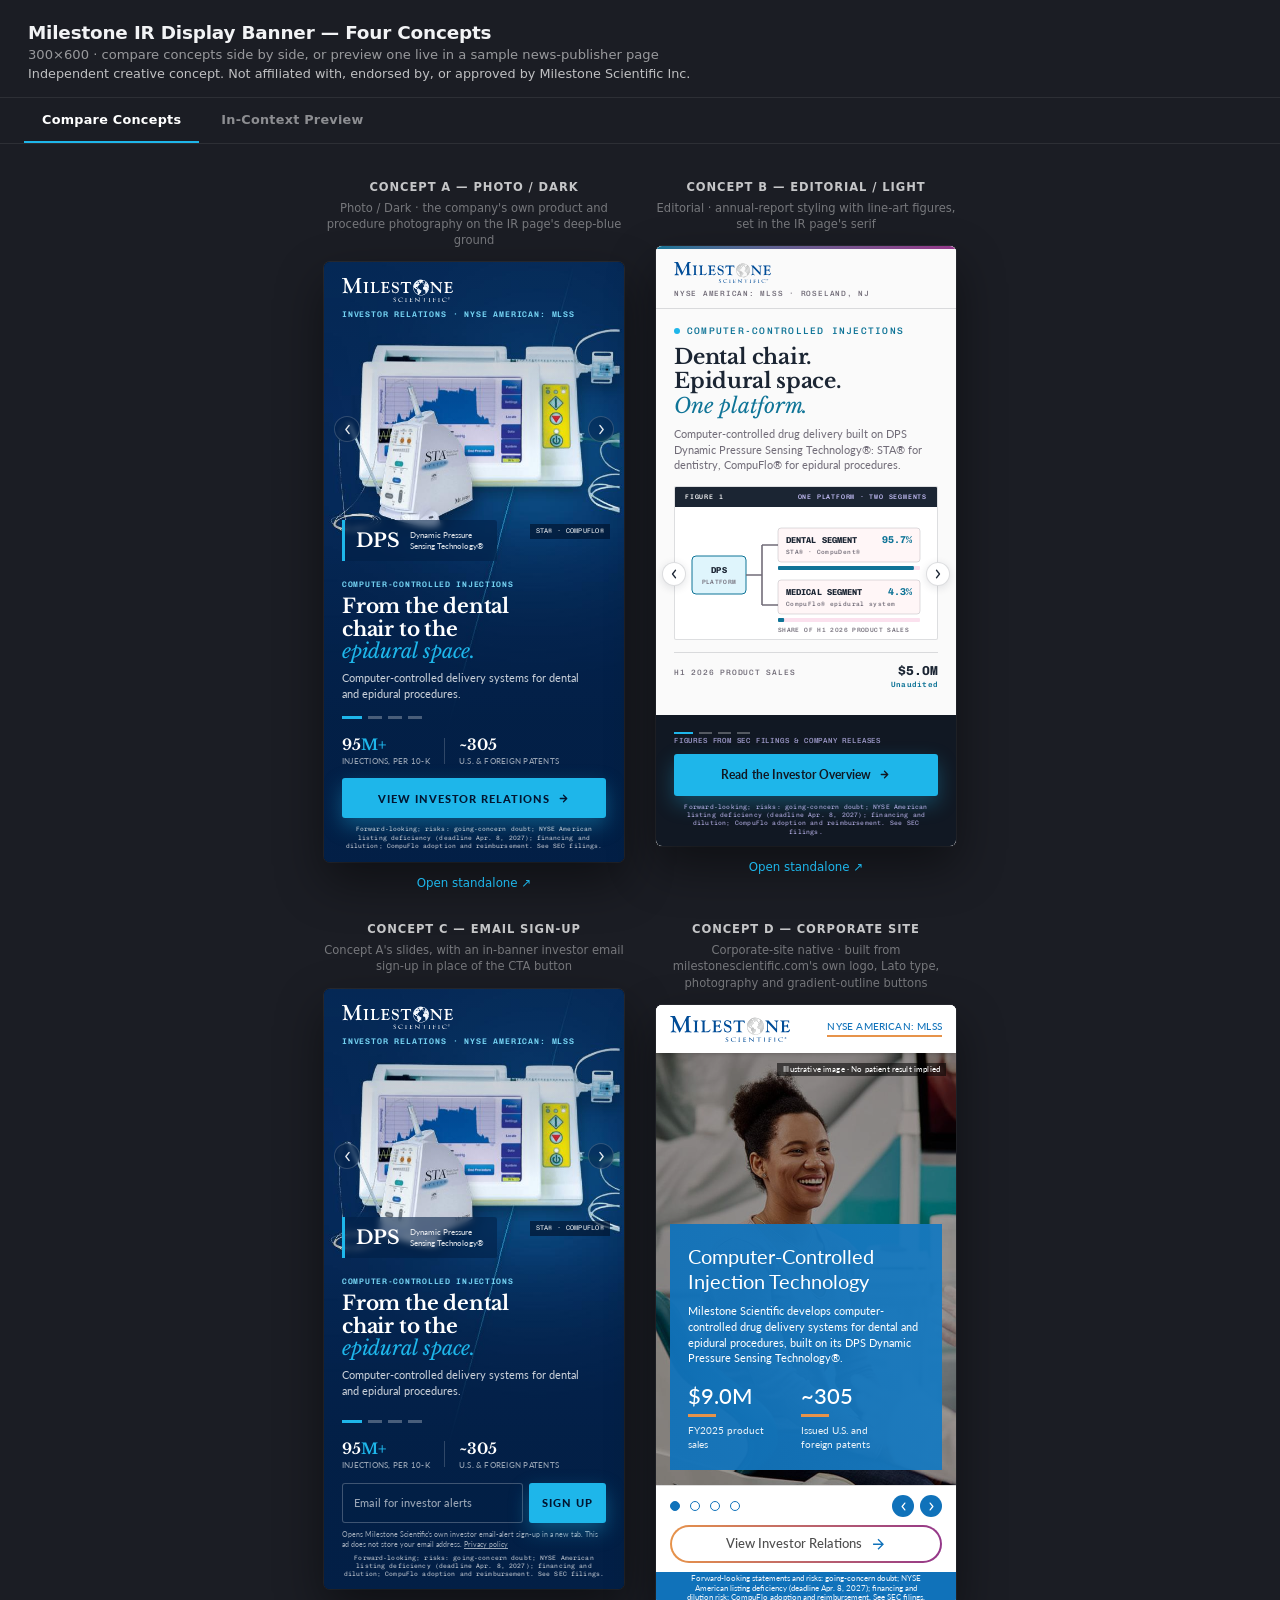
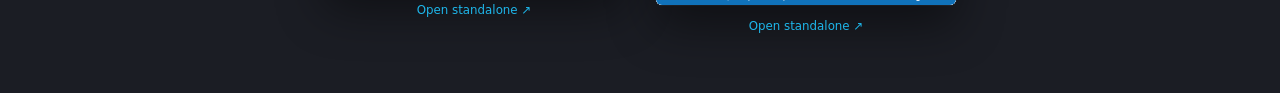
<file: index.html>
<!DOCTYPE html>
<html lang="en">
<head>
<meta name="robots" content="noindex,nofollow">
<meta charset="UTF-8">
<meta name="viewport" content="width=device-width,initial-scale=1">
<meta name="ir-banner-company" content="Milestone Scientific Inc.">
<link rel="icon" href="data:,">
<title>Milestone IR Banner — Concept Comparison</title>
<style>
  :root { --ui-accent:oklch(0.727 0.137 228.5); }
  * { margin:0; padding:0; box-sizing:border-box; }
  html, body {
    height:100%;
    background:#1b1d24;
    font-family:-apple-system, BlinkMacSystemFont, 'Segoe UI', system-ui, sans-serif;
    color:#f2f3f5;
  }
  header {
    padding:22px 28px 16px;
    border-bottom:1px solid rgba(255,255,255,0.08);
  }
  header h1 { font-size:1.15rem; font-weight:700; letter-spacing:-0.01em; }
  header p { margin-top:4px; font-size:0.82rem; color:rgba(255,255,255,0.55); }
  header p.pitch-note { font-size:0.8rem; color:rgba(255,255,255,0.72); }

  /* ---- tabs ---- */
  .tabs {
    display:flex;
    gap:4px;
    padding:0 24px;
    border-bottom:1px solid rgba(255,255,255,0.08);
  }
  .tab-btn {
    background:none;
    border:0;
    font-family:inherit;
    color:rgba(255,255,255,0.5);
    font-size:0.8rem;
    font-weight:700;
    letter-spacing:0.02em;
    padding:14px 18px;
    cursor:pointer;
    border-bottom:2px solid transparent;
    transition:color 0.15s ease;
  }
  .tab-btn:hover { color:rgba(255,255,255,0.8); }
  .tab-btn.active { color:#fff; border-bottom-color:var(--ui-accent); }
  .tab-panel { display:none; }
  .tab-panel.active { display:block; }

  main {
    display:flex;
    flex-wrap:wrap;
    gap:32px;
    justify-content:center;
    padding:36px 24px 60px;
  }
  /* four 300px frames need about 1344px of width; below that, wrap 2 + 2 rather than 3 + 1 */
  @media (max-width:1343px) { main { max-width:700px; margin:0 auto; } }
  .col { display:flex; flex-direction:column; align-items:center; gap:14px; }
  .col h2 {
    font-size:0.72rem;
    font-weight:700;
    letter-spacing:0.08em;
    text-transform:uppercase;
    color:rgba(255,255,255,0.75);
  }
  .col .tag {
    max-width:300px;
    min-height:2.8em;
    font-size:0.72rem;
    line-height:1.4;
    text-align:center;
    color:rgba(255,255,255,0.4);
    margin-top:-8px;
  }
  .frame-wrap {
    width:300px;
    height:600px;
    border-radius:6px;
    overflow:hidden;
    box-shadow:0 20px 48px rgba(0,0,0,0.45), 0 0 0 1px rgba(255,255,255,0.06);
    background:#000;
  }
  iframe { width:300px; height:600px; border:0; display:block; }
  .col a {
    font-size:0.74rem;
    color:var(--ui-accent);
    text-decoration:none;
  }
  .col a:hover { text-decoration:underline; }

  /* ---- in-context preview panel ---- */
  .preview-intro {
    text-align:center;
    padding:28px 24px 0;
  }
  .preview-intro p {
    font-size:0.82rem;
    color:rgba(255,255,255,0.55);
    max-width:560px;
    margin:0 auto;
  }
  .concept-switch {
    display:flex;
    flex-wrap:wrap;
    gap:10px;
    justify-content:center;
    padding:18px 24px 0;
  }
  .concept-btn {
    background:rgba(255,255,255,0.06);
    border:1px solid rgba(255,255,255,0.14);
    color:rgba(255,255,255,0.65);
    font-family:inherit;
    font-size:0.76rem;
    font-weight:700;
    letter-spacing:0.02em;
    padding:9px 16px;
    border-radius:20px;
    cursor:pointer;
    transition:all 0.15s ease;
  }
  .concept-btn:hover { border-color:rgba(255,255,255,0.3); }
  .concept-btn.active { background:var(--ui-accent); border-color:var(--ui-accent); color:#0c1015; }

  .preview-wrap {
    max-width:1180px;
    margin:24px auto 12px;
    padding:0 24px;
  }
  .preview-frame-outer {
    border-radius:6px;
    overflow:hidden;
    box-shadow:0 20px 48px rgba(0,0,0,0.45), 0 0 0 1px rgba(255,255,255,0.06);
  }
  #preview-iframe {
    width:100%;
    height:950px;
    border:0;
    display:block;
    background:#fff;
  }
  .preview-footer {
    text-align:center;
    padding:14px 24px 60px;
  }
  .preview-footer a {
    font-size:0.74rem;
    color:var(--ui-accent);
    text-decoration:none;
  }
  .preview-footer a:hover { text-decoration:underline; }
</style>
</head>
<body>

<header>
  <h1>Milestone IR Display Banner — Four Concepts</h1>
  <p>300×600 · compare concepts side by side, or preview one live in a sample news-publisher page</p>
  <p class="pitch-note">Independent creative concept. Not affiliated with, endorsed by, or approved by Milestone Scientific Inc.</p>
</header>

<div class="tabs">
  <button type="button" class="tab-btn active" data-tab="compare">Compare Concepts</button>
  <button type="button" class="tab-btn" data-tab="preview">In-Context Preview</button>
</div>

<section class="tab-panel active" id="tab-compare">
  <main>
    <div class="col">
      <h2>Concept A — Photo / Dark</h2>
      <span class="tag">Photo / Dark · the company&#x27;s own product and procedure photography on the IR page&#x27;s deep-blue ground</span>
      <div class="frame-wrap">
        <iframe src="concept-a-photo/index.html" title="Milestone banner — photo concept"></iframe>
      </div>
      <a href="concept-a-photo/index.html" target="_blank" rel="noopener">Open standalone ↗</a>
    </div>

    <div class="col">
      <h2>Concept B — Editorial / Light</h2>
      <span class="tag">Editorial · annual-report styling with line-art figures, set in the IR page&#x27;s serif</span>
      <div class="frame-wrap">
        <iframe src="concept-b-editorial/index.html" title="Milestone banner — editorial concept"></iframe>
      </div>
      <a href="concept-b-editorial/index.html" target="_blank" rel="noopener">Open standalone ↗</a>
    </div>

    <div class="col">
      <h2>Concept C — Email Sign-up</h2>
      <span class="tag">Concept A&#x27;s slides, with an in-banner investor email sign-up in place of the CTA button</span>
      <div class="frame-wrap">
        <iframe src="concept-c-dashboard/index.html" title="Milestone banner — email sign-up concept"></iframe>
      </div>
      <a href="concept-c-dashboard/index.html" target="_blank" rel="noopener">Open standalone ↗</a>
    </div>

    <div class="col">
      <h2>Concept D — Corporate Site</h2>
      <span class="tag">Corporate-site native · built from milestonescientific.com&#x27;s own logo, Lato type, photography and gradient-outline buttons</span>
      <div class="frame-wrap">
        <iframe src="concept-d-corporate/index.html" title="Milestone banner — corporate-site concept"></iframe>
      </div>
      <a href="concept-d-corporate/index.html" target="_blank" rel="noopener">Open standalone ↗</a>
    </div>
  </main>
</section>

<section class="tab-panel" id="tab-preview">
  <div class="preview-intro">
    <p>A sample news-publisher article page with the banner dropped into the right-rail ad slot — the way it would actually sit alongside real editorial content. Switch concepts below.</p>
  </div>

  <div class="concept-switch">
    <button type="button" class="concept-btn active" data-concept="a">Concept A — Photo</button>
    <button type="button" class="concept-btn" data-concept="b">Concept B — Editorial</button>
    <button type="button" class="concept-btn" data-concept="c">Concept C — Email Sign-up</button>
    <button type="button" class="concept-btn" data-concept="d">Concept D — Corporate Site</button>
  </div>

  <div class="preview-wrap">
    <div class="preview-frame-outer">
      <iframe id="preview-iframe" src="context-preview/news.html?concept=a" title="Milestone banner — in-context publisher preview"></iframe>
    </div>
  </div>

  <div class="preview-footer">
    <a id="preview-open-link" href="context-preview/news.html?concept=a" target="_blank" rel="noopener">Open standalone ↗</a>
  </div>
</section>

<script>
  document.querySelectorAll('.tab-btn').forEach(function (btn) {
    btn.addEventListener('click', function () {
      document.querySelectorAll('.tab-btn').forEach(function (b) { b.classList.remove('active') })
      document.querySelectorAll('.tab-panel').forEach(function (p) { p.classList.remove('active') })
      btn.classList.add('active')
      document.getElementById('tab-' + btn.dataset.tab).classList.add('active')
    })
  })

  document.querySelectorAll('.concept-btn').forEach(function (btn) {
    btn.addEventListener('click', function () {
      document.querySelectorAll('.concept-btn').forEach(function (b) { b.classList.remove('active') })
      btn.classList.add('active')
      var url = 'context-preview/news.html?concept=' + btn.dataset.concept
      document.getElementById('preview-iframe').src = url
      document.getElementById('preview-open-link').href = url
    })
  })
</script>

</body>
</html>
</file>
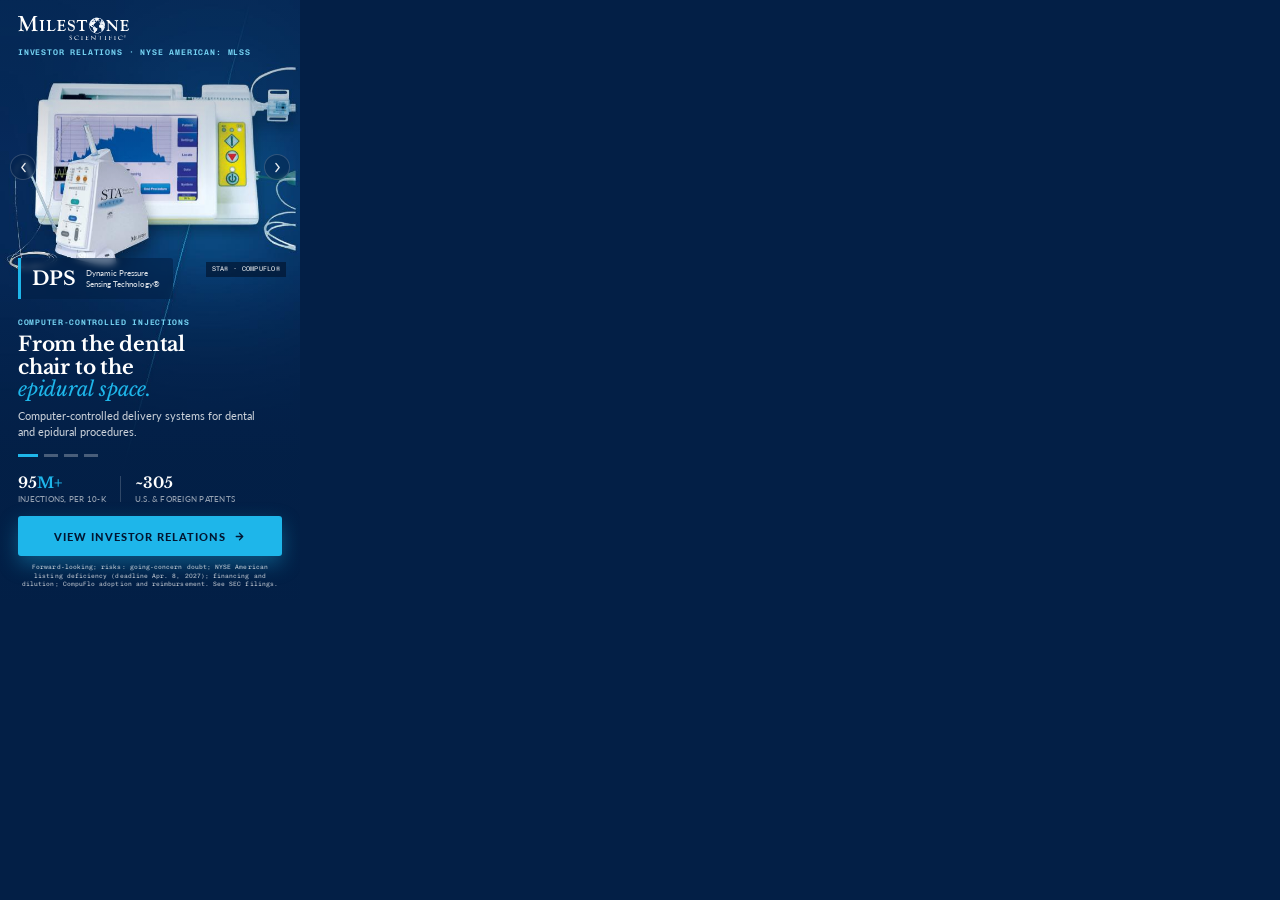
<file: concept-a-photo/index.html>
<!DOCTYPE html>
<html lang="en">
<head>
<meta name="robots" content="noindex,nofollow">
<meta charset="UTF-8">
<meta name="ad.size" content="width=300,height=600">
<meta http-equiv="X-UA-Compatible" content="IE=Edge">
<meta name="viewport" content="width=300,initial-scale=1">
<link rel="icon" href="data:,">
<title>Milestone Scientific Inc. — Investor Relations</title>
<link rel="preconnect" href="https://fonts.googleapis.com">
<link rel="preconnect" href="https://fonts.gstatic.com" crossorigin>
<link href="https://fonts.googleapis.com/css2?family=Libre+Baskerville:ital,wght@0,400;0,700;1,400&amp;family=Lato:wght@400;500;700;900&amp;family=Chivo+Mono:wght@500;600&amp;display=swap" rel="stylesheet">
<link rel="stylesheet" href="style.css">
</head>
<body>

<!--
  Milestone Scientific Inc. — IR display banner, 300x600 — Concept A: Photo / Dark.
  Promotes: https://milestone-ir-concept.pages.dev/
  Full-bleed real photography per slide (Ken Burns zoom + scrims), a
  floating stat chip, persistent logo/ticker chrome, stat row + CTA +
  forward-looking-statements line. Concept C is generated from this file
  (scripts/build_concept_c.py), so re-run that after every edit here.
  Every slide's copy and stat must come from the live IR site.
-->

<div id="banner" aria-label="Milestone Scientific Inc. investor relations advertisement">

  <div id="slides">
    <!-- Slide 1 — Overview -->
    <section class="slide" data-index="0">
      <img class="slide-bg" src="assets/slide-1.jpg" alt="The CompuFlo epidural instrument and the STA Single Tooth Anesthesia system">
      <div class="slide-scrim-top product"></div>
      <div class="slide-scrim-bottom"></div>
      <span class="photo-cap">STA® · CompuFlo®</span>
      <div class="slide-copy">
        <div class="mid-chip">
          <span class="chip-num">DPS</span>
          <span class="chip-label">Dynamic Pressure<br>Sensing Technology®</span>
        </div>
        <div class="copy-bottom">
          <div class="kicker">Computer-controlled injections</div>
          <h1>From the dental<br>chair to the<br><em>epidural&nbsp;space.</em></h1>
          <p>Computer-controlled delivery systems for dental and epidural procedures.</p>
        </div>
      </div>
    </section>

    <!-- Slide 2 — Dental -->
    <section class="slide" data-index="1">
      <img class="slide-bg" src="assets/slide-2.jpg" alt="The STA Single Tooth Anesthesia system with its handpiece tubing">
      <div class="slide-scrim-top product"></div>
      <div class="slide-scrim-bottom"></div>
      <span class="photo-cap">STA® System</span>
      <div class="slide-copy">
        <div class="mid-chip">
          <span class="chip-num">96<em>%</em></span>
          <span class="chip-label">Of H1 2026 product<br>sales: Dental segment</span>
        </div>
        <div class="copy-bottom">
          <div class="kicker">Dental · STA® System</div>
          <h1>Dental is the<br>foundation of<br><em>the&nbsp;company.</em></h1>
          <p>Built on STA® and the single-use Wand® handpiece; 95M+ injections to date (company-reported).</p>
        </div>
      </div>
    </section>

    <!-- Slide 3 — Platform -->
    <section class="slide" data-index="2">
      <img class="slide-bg" src="assets/slide-3.jpg" alt="Gloved hands guide a needle and syringe into a patient’s back; image tinted to the brand blues">
      <div class="slide-scrim-top"></div>
      <div class="slide-scrim-bottom"></div>
      <span class="photo-cap">Illustrative image<br>of an epidural<br>procedure</span>
      <div class="slide-copy">
        <div class="mid-chip">
          <span class="chip-num">2017</span>
          <span class="chip-label">CompuFlo® FDA 510(k)<br>clearance, lumbar</span>
        </div>
        <div class="copy-bottom">
          <div class="kicker">DPS · Dynamic Pressure Sensing</div>
          <h1>Real-time<br>pressure at<br><em>the&nbsp;needle&nbsp;tip.</em></h1>
          <p>DPS controls flow rate and measures pressure. CompuFlo® applies it to epidural procedures.</p>
        </div>
      </div>
    </section>

    <!-- Slide 4 — Financials -->
    <section class="slide" data-index="3">
      <img class="slide-bg" src="assets/slide-4.jpg" alt="The CompuFlo epidural instrument and the STA Single Tooth Anesthesia system">
      <div class="slide-scrim-top product"></div>
      <div class="slide-scrim-bottom"></div>
      <span class="photo-cap">STA® · CompuFlo®</span>
      <div class="slide-copy">
        <div class="mid-chip">
          <span class="chip-num">$1.9<em>M</em></span>
          <span class="chip-label">Net loss, H1 2026<br>vs. $3.5M, H1 2025</span>
        </div>
        <div class="copy-bottom">
          <div class="kicker">H1 2026 vs. H1 2025 · Unaudited</div>
          <h1>Net loss down 45%<br><em>vs.&nbsp;H1&nbsp;2025.</em></h1>
          <p>Product sales +9.8% to $5.0M, incl. ~$0.5M of Q2 international orders not expected to recur. Going-concern doubt disclosed.</p>
        </div>
      </div>
    </section>

  </div>

  <!-- Persistent chrome — sits above the rotating slides -->
  <header id="top-bar" class="reveal" data-delay="0">
    <div id="logo">
      <img class="lockup" src="assets/logo-white.svg" alt="Milestone Scientific" width="111" height="24">
    </div>
    <div id="eyebrow">INVESTOR&nbsp;RELATIONS&nbsp;·&nbsp;NYSE&nbsp;American:&nbsp;MLSS</div>
  </header>

  <button type="button" class="nav-arrow" id="arrow-prev" aria-label="Previous slide">
    <svg viewBox="0 0 16 16"><path d="M10 3 6 8l4 5" stroke="currentColor" stroke-width="1.7" fill="none" stroke-linecap="round" stroke-linejoin="round"/></svg>
  </button>
  <button type="button" class="nav-arrow" id="arrow-next" aria-label="Next slide">
    <svg viewBox="0 0 16 16"><path d="M6 3l4 5-4 5" stroke="currentColor" stroke-width="1.7" fill="none" stroke-linecap="round" stroke-linejoin="round"/></svg>
  </button>

  <div id="bottom-fixed" class="reveal" data-delay="4">
    <div id="dots" role="tablist" aria-label="Slide selector">
      <button class="dot active" data-index="0" aria-label="Slide 1: Overview"></button>
      <button class="dot" data-index="1" aria-label="Slide 2: Dental"></button>
      <button class="dot" data-index="2" aria-label="Slide 3: Platform"></button>
      <button class="dot" data-index="3" aria-label="Slide 4: Financials"></button>
    </div>

    <div id="stat-row">
      <div class="stat">
        <span class="stat-num">95<em>M+</em></span>
        <span class="stat-label">Injections, per 10-K</span>
      </div>
      <div class="stat-div"></div>
      <div class="stat">
        <span class="stat-num">~305</span>
        <span class="stat-label">U.S. &amp; Foreign Patents</span>
      </div>
    </div>

    <a href="#" id="cta">
      <span>View Investor Relations</span>
      <svg viewBox="0 0 16 16" id="cta-arrow" aria-hidden="true"><path d="M4 8h8M8 4l4 4-4 4" stroke="currentColor" stroke-width="1.6" fill="none" stroke-linecap="round" stroke-linejoin="round"/></svg>
    </a>
    <p id="disclosure">Forward-looking; risks: going-concern doubt; NYSE American listing deficiency (deadline Apr. 8, 2027); financing and dilution; CompuFlo adoption and reimbursement. See SEC filings.</p>
  </div>

  <!-- Standard HTML5-ad click-tag plumbing -->
  <div id="click-tag-wrapper"></div>
</div>

<script src="script.js"></script>
</body>
</html>
</file>
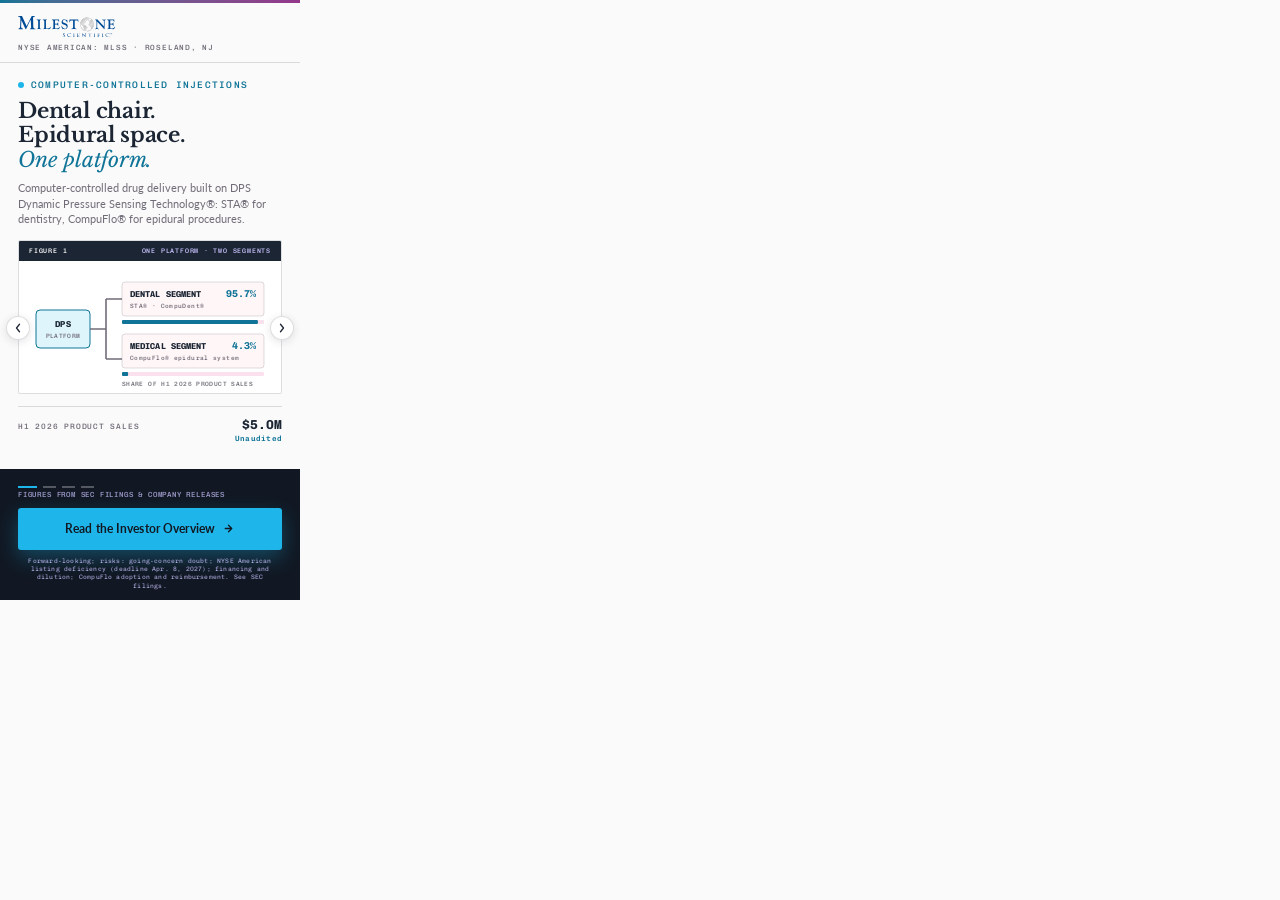
<file: concept-b-editorial/index.html>
<!DOCTYPE html>
<html lang="en">
<head>
<meta name="robots" content="noindex,nofollow">
<meta charset="UTF-8">
<meta name="ad.size" content="width=300,height=600">
<meta http-equiv="X-UA-Compatible" content="IE=Edge">
<meta name="viewport" content="width=300,initial-scale=1">
<link rel="icon" href="data:,">
<title>Milestone Scientific Inc. — Investor Overview</title>
<link rel="preconnect" href="https://fonts.googleapis.com">
<link rel="preconnect" href="https://fonts.gstatic.com" crossorigin>
<link href="https://fonts.googleapis.com/css2?family=Libre+Baskerville:ital,wght@0,400;0,700;1,400&amp;family=Lato:wght@400;500;700;900&amp;family=Chivo+Mono:wght@400;500;700&amp;display=swap" rel="stylesheet">
<link rel="stylesheet" href="style.css">
</head>
<body>

<!--
  Milestone Scientific Inc. — IR display banner, 300x600 — Concept B: Editorial / Light.
  Promotes: https://milestone-ir-concept.pages.dev/
  Annual-report styling: serif headlines, mono figure captions, light
  paper body, one inline-SVG "Figure N" schematic per slide (same line
  weight/colour language across all four), dark closing CTA band.
-->

<div id="banner" aria-label="Milestone Scientific Inc. investor relations advertisement">

  <div id="top-rule"></div>

  <header id="top-bar" class="reveal" data-delay="0">
    <div id="logo">
      <img class="lockup" src="assets/logo-color.svg" alt="Milestone Scientific" width="91" height="20">
    </div>
    <div id="masthead">NYSE&nbsp;American:&nbsp;MLSS&nbsp;·&nbsp;Roseland,&nbsp;NJ</div>
  </header>

  <div id="slides">
    <!-- Slide 1 — Cover -->
    <section class="slide" data-index="0">
      <div class="slide-copy">
        <p class="eyebrow">Computer-controlled injections</p>
        <h1>Dental chair.<br>Epidural space.<br><em>One&nbsp;platform.</em></h1>
        <p class="lead">Computer-controlled drug delivery built on DPS Dynamic Pressure Sensing Technology®: STA® for dentistry, CompuFlo® for epidural procedures.</p>

        <figure class="fig-card">
          <div class="fig-bar"><span>Figure 1</span><span>One platform · Two segments</span></div>
          <div class="fig-body">
            <svg viewBox="0 0 240 118" role="img" aria-label="One platform, two segments: Dental was 95.7% of H1 2026 product sales and Medical 4.3%">
              <g class="fig-step accent">
                <rect x="6" y="40" width="54" height="38" rx="4"/>
                <text x="33" y="57" text-anchor="middle">DPS</text>
                <text class="fig-sub" x="33" y="68" text-anchor="middle">PLATFORM</text>
              </g>
              <path class="fig-rail" d="M60 59 H76 M76 29 V89 M76 29 H92 M76 89 H92"/>
              <g class="fig-step">
                <rect x="92" y="12" width="142" height="34" rx="3"/>
                <text x="100" y="27">DENTAL SEGMENT</text>
                <text class="fig-sub" x="100" y="38">STA® · CompuDent®</text>
                <text class="fig-pct" x="226" y="27" text-anchor="end">95.7%</text>
              </g>
              <rect class="fig-track" x="92" y="50" width="142" height="4" rx="1"/>
              <rect class="fig-bar-now" x="92" y="50" width="135.9" height="4" rx="1"/>
              <g class="fig-step">
                <rect x="92" y="64" width="142" height="34" rx="3"/>
                <text x="100" y="79">MEDICAL SEGMENT</text>
                <text class="fig-sub" x="100" y="90">CompuFlo® epidural system</text>
                <text class="fig-pct" x="226" y="79" text-anchor="end">4.3%</text>
              </g>
              <rect class="fig-track" x="92" y="102" width="142" height="4" rx="1"/>
              <rect class="fig-bar-now" x="92" y="102" width="6.1" height="4" rx="1"/>
              <text class="fig-sub" x="92" y="116">SHARE OF H1 2026 PRODUCT SALES</text>
            </svg>
          </div>
        </figure>

        <div class="kf">
          <dt>H1 2026 product sales</dt>
          <dd>$5.0M <em>Unaudited</em></dd>
        </div>
      </div>
    </section>

    <!-- Slide 2 — Dental -->
    <section class="slide" data-index="1">
      <div class="slide-copy">
        <p class="eyebrow">Fig. 02 · Dental · STA®</p>
        <h1>Dental is the<br>foundation of<br><em>the&nbsp;company.</em></h1>
        <p class="lead">STA® and the single-use Wand® handpiece. The Dental segment was 96% of H1 2026 product sales; 95M+ injections to date (company-reported).</p>

        <figure class="fig-card">
          <div class="fig-bar"><span>Figure 2</span><span>STA® instrument · Wand® handpiece</span></div>
          <div class="fig-body">
            <svg viewBox="0 0 240 118" role="img" aria-label="Schematic: the STA instrument controls flow through tubing to the single-use Wand handpiece">
              <rect class="fig-body-r" x="8" y="20" width="72" height="58" rx="6"/>
              <rect class="fig-screen" x="16" y="28" width="40" height="18" rx="2"/>
              <g class="fig-ticks"><rect x="20" y="38" width="4" height="4"/><rect x="26" y="35" width="4" height="7"/><rect x="32" y="32" width="4" height="10"/><rect x="38" y="35" width="4" height="7"/><rect x="44" y="38" width="4" height="4"/></g>
              <circle class="fig-knob" cx="67" cy="34" r="4.2"/>
              <circle class="fig-knob" cx="67" cy="48" r="4.2"/>
              <rect class="fig-btn" x="16" y="56" width="56" height="8" rx="4"/>
              <path class="fig-tube" d="M80 46 C112 46 104 92 138 88 S156 74 160 70"/>
              <path class="fig-flow" d="M80 46 C112 46 104 92 138 88 S156 74 160 70"/>
              <path class="fig-wand-o" d="M160 70 L222 50"/>
              <path class="fig-wand-i" d="M160 70 L222 50"/>
              <path class="fig-needle" d="M222 50 L235 45.8"/>
              <circle class="fig-tip" cx="236" cy="45.5" r="2.2"/>
              <text class="fig-cap" x="8" y="93">STA® INSTRUMENT</text>
              <text class="fig-cap" x="90" y="110">CONTROLLED FLOW</text>
              <text class="fig-cap" x="234" y="34" text-anchor="end">WAND® · SINGLE-USE</text>
            </svg>
          </div>
        </figure>

        <div class="kf">
          <dt>Injections, per 10-K</dt>
          <dd>95M+ <em>STA® &amp; predecessors</em></dd>
        </div>
      </div>
    </section>

    <!-- Slide 3 — Platform -->
    <section class="slide" data-index="2">
      <div class="slide-copy">
        <p class="eyebrow">Fig. 03 · DPS Platform</p>
        <h1>Real-time<br>pressure at<br><em>the&nbsp;needle&nbsp;tip.</em></h1>
        <p class="lead">DPS controls the flow rate of an injection and measures pressure at the needle tip. CompuFlo® applies it to epidural procedures.</p>

        <figure class="fig-card">
          <div class="fig-bar"><span>Figure 3</span><span>Illustrative · Not measured data</span></div>
          <div class="fig-body">
            <svg viewBox="0 0 240 118" role="img" aria-label="Schematic of the pressure trace: low in soft tissue, rising through the ligamentum flavum, falling on entering the epidural space, then pulsing">
              <rect class="fig-zone" x="14" y="12" width="58" height="84"/>
              <rect class="fig-zone b" x="72" y="12" width="62" height="84"/>
              <rect class="fig-zone" x="134" y="12" width="94" height="84"/>
              <line class="fig-base" x1="14" y1="96" x2="228" y2="96"/>
              <line class="fig-dash" x1="134" y1="12" x2="134" y2="96"/>
              <polyline class="fig-trace" points="14,84 26,83 38,85 50,83 62,84 72,82 82,72 92,62 102,50 112,40 122,32 133,28 136,78 142,70 148,80 154,68 160,80 166,68 172,80 178,68 184,80 190,68 196,80 202,69 208,80 214,70 220,80 228,72"/>
              <circle class="fig-hub" cx="133" cy="28" r="3.2"/>
              <text class="fig-cap" x="20" y="22">PRESSURE</text>
              <text class="fig-cap" x="43" y="108" text-anchor="middle">SOFT TISSUE</text>
              <text class="fig-cap" x="103" y="108" text-anchor="middle">LIGAMENTUM</text>
              <text class="fig-cap" x="181" y="108" text-anchor="middle">EPIDURAL SPACE</text>
            </svg>
          </div>
        </figure>

        <div class="kf">
          <dt>CompuFlo® FDA clearance</dt>
          <dd>510(k) <em>Lumbar 2017; thoracic 2023</em></dd>
        </div>
      </div>
    </section>

    <!-- Slide 4 — Financials -->
    <section class="slide" data-index="3">
      <div class="slide-copy">
        <p class="eyebrow">Fig. 04 · H1 2026 vs. H1 2025</p>
        <h1>Net loss down 45%<br><em>vs.&nbsp;H1&nbsp;2025.</em></h1>
        <p class="lead">Six months to June 30, unaudited: net loss $1.9M from $3.5M; operating expenses down 20.5%. Sales up 9.8%, incl. ~$0.5M of Q2 international orders not expected to recur.</p>

        <figure class="fig-card">
          <div class="fig-bar"><span>Figure 4</span><span>Net loss · Product sales</span></div>
          <div class="fig-body">
            <svg viewBox="0 0 240 118" role="img" aria-label="Six months to June 30, 2025 vs. 2026: net loss $3.5M to $1.9M; product sales $4.6M to $5.0M, of which about $0.5M is Q2 international orders not expected to recur">
              <defs>
                <pattern id="hatch" width="3.6" height="3.6" patternUnits="userSpaceOnUse" patternTransform="rotate(45)">
                  <rect class="fig-hatch-bg" width="3.6" height="3.6"/><line class="fig-hatch-ln" x1="0" y1="0" x2="0" y2="3.6"/>
                </pattern>
              </defs>
              <line class="fig-base" x1="14" y1="96" x2="226" y2="96"/>
              <text class="fig-cap" x="22" y="12">NET LOSS</text>
              <text class="fig-cap" x="124" y="12">PRODUCT SALES</text>
              <rect class="fig-bar-prior" x="22" y="50.1" width="28" height="45.9"/>
              <text class="fig-bar-label" x="36" y="45" text-anchor="middle">$3.48M</text>
              <rect class="fig-bar-now loss" x="62" y="71" width="28" height="25"/>
              <text class="fig-bar-label strong loss" x="76" y="66" text-anchor="middle">$1.90M</text>
              <rect class="fig-bar-prior" x="124" y="35.9" width="28" height="60.1"/>
              <text class="fig-bar-label" x="138" y="31" text-anchor="middle">$4.56M</text>
              <rect class="fig-bar-now" x="164" y="36.6" width="28" height="59.4"/>
              <rect class="fig-hatch" x="164" y="30" width="28" height="6.6"/>
              <text class="fig-bar-label strong" x="178" y="25" text-anchor="middle">$5.00M</text>
              <path class="fig-lead" d="M193 33 H198"/>
              <text class="fig-cap" x="200" y="31">~$0.5M</text>
              <text class="fig-cap" x="200" y="38.5">Q2 orders</text>
              <text class="fig-bar-year" x="36" y="108" text-anchor="middle">H1 2025</text>
              <text class="fig-bar-year" x="76" y="108" text-anchor="middle">H1 2026</text>
              <text class="fig-bar-year" x="138" y="108" text-anchor="middle">H1 2025</text>
              <text class="fig-bar-year" x="178" y="108" text-anchor="middle">H1 2026</text>
            </svg>
          </div>
        </figure>

        <div class="kf">
          <dt>Cash, Jun 30, 2026</dt>
          <dd>$2.1M <em>After Apr. 2026 private placement</em></dd>
        </div>
      </div>
    </section>

  </div>

  <button type="button" class="nav-arrow" id="arrow-prev" aria-label="Previous slide">
    <svg viewBox="0 0 16 16"><path d="M10 3 6 8l4 5" stroke="currentColor" stroke-width="1.7" fill="none" stroke-linecap="round" stroke-linejoin="round"/></svg>
  </button>
  <button type="button" class="nav-arrow" id="arrow-next" aria-label="Next slide">
    <svg viewBox="0 0 16 16"><path d="M6 3l4 5-4 5" stroke="currentColor" stroke-width="1.7" fill="none" stroke-linecap="round" stroke-linejoin="round"/></svg>
  </button>

  <div id="dots" class="reveal" role="tablist" aria-label="Slide selector">
    <button class="dot active" data-index="0" aria-label="Slide 1: Cover"></button>
    <button class="dot" data-index="1" aria-label="Slide 2: Dental"></button>
    <button class="dot" data-index="2" aria-label="Slide 3: Platform"></button>
    <button class="dot" data-index="3" aria-label="Slide 4: Financials"></button>
  </div>

  <div id="bottom-fixed" class="reveal" data-delay="1">
    <div id="bf-line">FIGURES FROM SEC FILINGS &amp; COMPANY RELEASES</div>
    <a href="#" id="cta">
      <span>Read the Investor Overview</span>
      <svg viewBox="0 0 16 16" id="cta-arrow" aria-hidden="true"><path d="M4 8h8M8 4l4 4-4 4" stroke="currentColor" stroke-width="1.6" fill="none" stroke-linecap="round" stroke-linejoin="round"/></svg>
    </a>
    <div id="fls">Forward-looking; risks: going-concern doubt; NYSE American listing deficiency (deadline Apr. 8, 2027); financing and dilution; CompuFlo adoption and reimbursement. See SEC filings.</div>
  </div>

  <!-- Standard HTML5-ad click-tag plumbing -->
  <div id="click-tag-wrapper"></div>
</div>

<script src="script.js"></script>
</body>
</html>
</file>
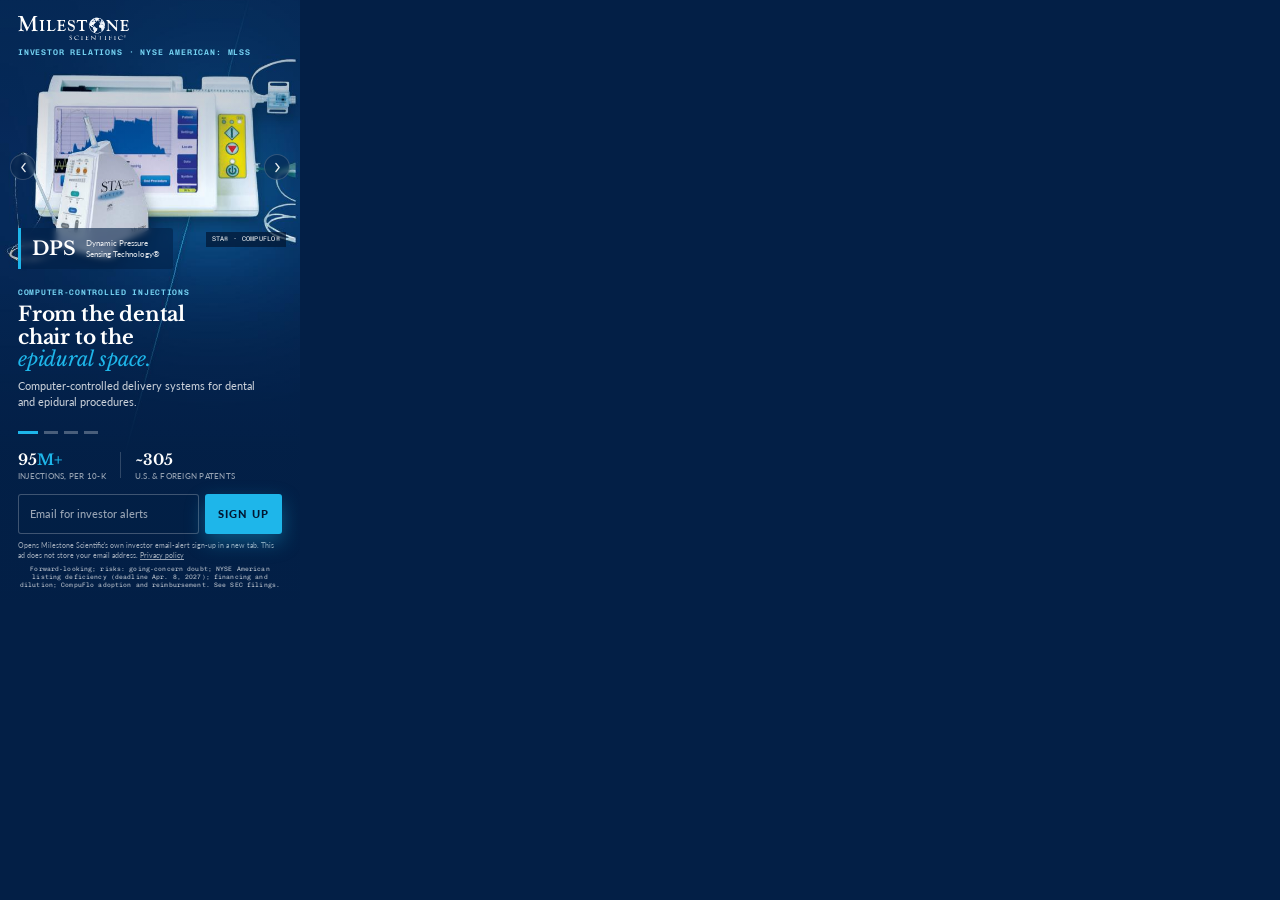
<file: concept-c-dashboard/index.html>
<!DOCTYPE html>
<html lang="en">
<head>
<meta name="robots" content="noindex,nofollow">
<meta charset="UTF-8">
<meta name="ad.size" content="width=300,height=600">
<meta http-equiv="X-UA-Compatible" content="IE=Edge">
<meta name="viewport" content="width=300,initial-scale=1">
<link rel="icon" href="data:,">
<title>Milestone Scientific Inc. — Investor Alerts</title>
<link rel="preconnect" href="https://fonts.googleapis.com">
<link rel="preconnect" href="https://fonts.gstatic.com" crossorigin>
<link href="https://fonts.googleapis.com/css2?family=Libre+Baskerville:ital,wght@0,400;0,700;1,400&amp;family=Lato:wght@400;500;700;900&amp;family=Chivo+Mono:wght@500;600&amp;display=swap" rel="stylesheet">
<link rel="stylesheet" href="style.css">
</head>
<body>
<!-- GENERATED by build_concept_c.py from ../concept-a-photo/ (a-fingerprint: 5f7df5f6fd4d).
     Don't edit this file: edit Concept A and re-run the script. -->


<!--
  Milestone Scientific Inc. — IR display banner, 300x600 — Concept C (Concept A + email sign-up): Photo / Dark.
  Promotes: https://milestone-ir-concept.pages.dev/
  Full-bleed real photography per slide (Ken Burns zoom + scrims), a
  floating stat chip, persistent logo/ticker chrome, stat row + CTA +
  forward-looking-statements line. Concept C is generated from this file
  (scripts/build_concept_c.py), so re-run that after every edit here.
  Every slide's copy and stat must come from the live IR site.
-->

<div id="banner" aria-label="Milestone Scientific Inc. investor relations advertisement with investor email alerts sign-up">

  <div id="slides">
    <!-- Slide 1 — Overview -->
    <section class="slide" data-index="0">
      <img class="slide-bg" src="assets/slide-1.jpg" alt="The CompuFlo epidural instrument and the STA Single Tooth Anesthesia system">
      <div class="slide-scrim-top product"></div>
      <div class="slide-scrim-bottom"></div>
      <span class="photo-cap">STA® · CompuFlo®</span>
      <div class="slide-copy">
        <div class="mid-chip">
          <span class="chip-num">DPS</span>
          <span class="chip-label">Dynamic Pressure<br>Sensing Technology®</span>
        </div>
        <div class="copy-bottom">
          <div class="kicker">Computer-controlled injections</div>
          <h1>From the dental<br>chair to the<br><em>epidural&nbsp;space.</em></h1>
          <p>Computer-controlled delivery systems for dental and epidural procedures.</p>
        </div>
      </div>
    </section>

    <!-- Slide 2 — Dental -->
    <section class="slide" data-index="1">
      <img class="slide-bg" src="assets/slide-2.jpg" alt="The STA Single Tooth Anesthesia system with its handpiece tubing">
      <div class="slide-scrim-top product"></div>
      <div class="slide-scrim-bottom"></div>
      <span class="photo-cap">STA® System</span>
      <div class="slide-copy">
        <div class="mid-chip">
          <span class="chip-num">96<em>%</em></span>
          <span class="chip-label">Of H1 2026 product<br>sales: Dental segment</span>
        </div>
        <div class="copy-bottom">
          <div class="kicker">Dental · STA® System</div>
          <h1>Dental is the<br>foundation of<br><em>the&nbsp;company.</em></h1>
          <p>Built on STA® and the single-use Wand® handpiece; 95M+ injections to date (company-reported).</p>
        </div>
      </div>
    </section>

    <!-- Slide 3 — Platform -->
    <section class="slide" data-index="2">
      <img class="slide-bg" src="assets/slide-3.jpg" alt="Gloved hands guide a needle and syringe into a patient’s back; image tinted to the brand blues">
      <div class="slide-scrim-top"></div>
      <div class="slide-scrim-bottom"></div>
      <span class="photo-cap">Illustrative image<br>of an epidural<br>procedure</span>
      <div class="slide-copy">
        <div class="mid-chip">
          <span class="chip-num">2017</span>
          <span class="chip-label">CompuFlo® FDA 510(k)<br>clearance, lumbar</span>
        </div>
        <div class="copy-bottom">
          <div class="kicker">DPS · Dynamic Pressure Sensing</div>
          <h1>Real-time<br>pressure at<br><em>the&nbsp;needle&nbsp;tip.</em></h1>
          <p>DPS controls flow rate and measures pressure. CompuFlo® applies it to epidural procedures.</p>
        </div>
      </div>
    </section>

    <!-- Slide 4 — Financials -->
    <section class="slide" data-index="3">
      <img class="slide-bg" src="assets/slide-4.jpg" alt="The CompuFlo epidural instrument and the STA Single Tooth Anesthesia system">
      <div class="slide-scrim-top product"></div>
      <div class="slide-scrim-bottom"></div>
      <span class="photo-cap">STA® · CompuFlo®</span>
      <div class="slide-copy">
        <div class="mid-chip">
          <span class="chip-num">$1.9<em>M</em></span>
          <span class="chip-label">Net loss, H1 2026<br>vs. $3.5M, H1 2025</span>
        </div>
        <div class="copy-bottom">
          <div class="kicker">H1 2026 vs. H1 2025 · Unaudited</div>
          <h1>Net loss down 45%<br><em>vs.&nbsp;H1&nbsp;2025.</em></h1>
          <p>Product sales +9.8% to $5.0M, incl. ~$0.5M of Q2 international orders not expected to recur. Going-concern doubt disclosed.</p>
        </div>
      </div>
    </section>

  </div>

  <!-- Persistent chrome — sits above the rotating slides -->
  <header id="top-bar" class="reveal" data-delay="0">
    <div id="logo">
      <img class="lockup" src="assets/logo-white.svg" alt="Milestone Scientific" width="111" height="24">
    </div>
    <div id="eyebrow">INVESTOR&nbsp;RELATIONS&nbsp;·&nbsp;NYSE&nbsp;American:&nbsp;MLSS</div>
  </header>

  <button type="button" class="nav-arrow" id="arrow-prev" aria-label="Previous slide">
    <svg viewBox="0 0 16 16"><path d="M10 3 6 8l4 5" stroke="currentColor" stroke-width="1.7" fill="none" stroke-linecap="round" stroke-linejoin="round"/></svg>
  </button>
  <button type="button" class="nav-arrow" id="arrow-next" aria-label="Next slide">
    <svg viewBox="0 0 16 16"><path d="M6 3l4 5-4 5" stroke="currentColor" stroke-width="1.7" fill="none" stroke-linecap="round" stroke-linejoin="round"/></svg>
  </button>

  <div id="bottom-fixed" class="reveal" data-delay="4">
    <div id="dots" role="tablist" aria-label="Slide selector">
      <button class="dot active" data-index="0" aria-label="Slide 1: Overview"></button>
      <button class="dot" data-index="1" aria-label="Slide 2: Dental"></button>
      <button class="dot" data-index="2" aria-label="Slide 3: Platform"></button>
      <button class="dot" data-index="3" aria-label="Slide 4: Financials"></button>
    </div>

    <div id="stat-row">
      <div class="stat">
        <span class="stat-num">95<em>M+</em></span>
        <span class="stat-label">Injections, per 10-K</span>
      </div>
      <div class="stat-div"></div>
      <div class="stat">
        <span class="stat-num">~305</span>
        <span class="stat-label">U.S. &amp; Foreign Patents</span>
      </div>
    </div>

    <!-- In-banner mailing-list sign-up, in the slot A uses for its CTA.
         Submits to SIGNUP_ENDPOINT in script.js; the error message swaps
         in for the consent line and the success state swaps in over the
         input row, so nothing shifts. -->
    <form id="signup" novalidate>
      <label class="sr-only" for="signup-email">Email address for Milestone investor alerts</label>
      <div id="signup-row">
        <input type="email" id="signup-email" name="email" placeholder="Email for investor alerts" autocomplete="email" inputmode="email" spellcheck="false" required>
        <button type="submit" id="signup-btn">Sign up</button>
        <div id="signup-done" aria-hidden="true">
          <svg viewBox="0 0 16 16" aria-hidden="true"><path d="M5 11 11 5M6.5 5H11v4.5" stroke="currentColor" stroke-width="1.8" fill="none" stroke-linecap="round" stroke-linejoin="round"/></svg>
          <span id="signup-done-text">Finish signing up in the new tab.</span>
        </div>
      </div>
      <p id="signup-consent">Opens Milestone Scientific's own investor email-alert sign-up in a new tab. This ad does not store your email address. <a href="https://www.milestonescientific.com/privacy-policy" target="_blank" rel="noopener">Privacy policy</a></p>
      <p id="signup-msg" role="status" aria-live="polite"></p>
      <p id="fls-line">Forward-looking; risks: going-concern doubt; NYSE American listing deficiency (deadline Apr. 8, 2027); financing and dilution; CompuFlo adoption and reimbursement. See SEC filings.</p>
    </form>
  </div>

  <!-- Standard HTML5-ad click-tag plumbing -->
  <div id="click-tag-wrapper"></div>
</div>

<script src="script.js"></script>
</body>
</html>
</file>
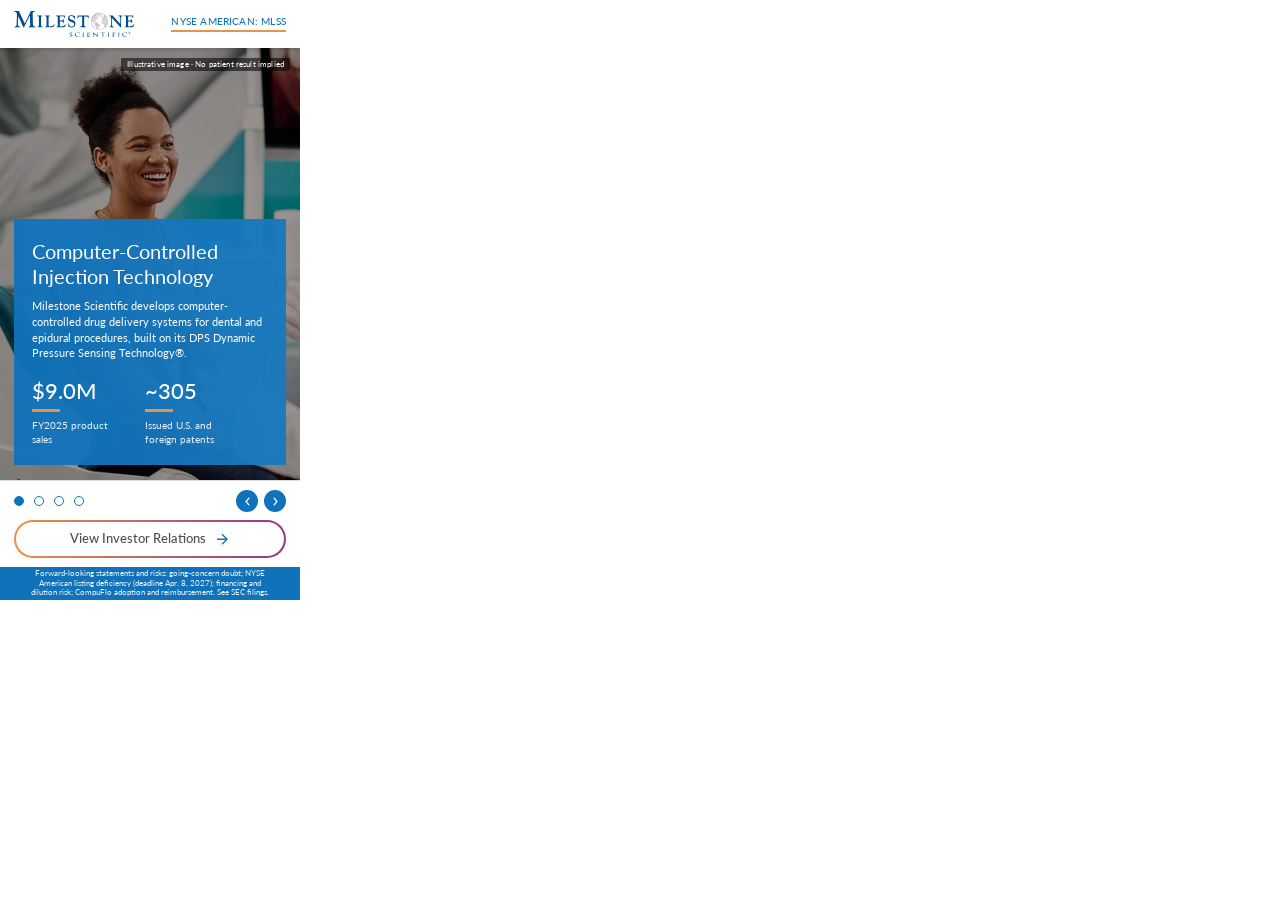
<file: concept-d-corporate/index.html>
<!DOCTYPE html>
<html lang="en">
<head>
<meta name="robots" content="noindex,nofollow">
<meta charset="UTF-8">
<meta name="ad.size" content="width=300,height=600">
<meta http-equiv="X-UA-Compatible" content="IE=Edge">
<meta name="viewport" content="width=300,initial-scale=1">
<link rel="icon" href="data:,">
<title>Milestone Scientific Inc. — Investor Relations</title>
<link rel="preconnect" href="https://fonts.googleapis.com">
<link rel="preconnect" href="https://fonts.gstatic.com" crossorigin>
<link href="https://fonts.googleapis.com/css2?family=Lato:wght@300;400;700&amp;display=swap" rel="stylesheet">
<link rel="stylesheet" href="style.css">
</head>
<body>

<!--
  Milestone Scientific Inc. — IR display banner, 300x600 — Concept D: Corporate site / brand-native.
  Promotes: https://milestone-ir-concept.pages.dev/
  Styled from the company's own CORPORATE website (https://www.milestonescientific.com/), not the IR
  landing page that Concepts A-C are built from: its white header + lockup logo, Lato type, blue palette,
  orange-to-purple gradient-outline pill buttons and blue footer strip. "Homepage in miniature": each
  slide is one module of the corporate homepage:
    1 hero (patient photo + blue text panel) -> 2 stats module -> 3 image + text split (the CompuFlo
    section) -> 4 overlay band (the investors page's banner under the blue gradient).
  Module classes (m-hero / m-stats / m-split / m-band) and the shared parts (d-stat, d-list, d-arrows)
  live in style.css; every colour is a :root token filled from brand.json "corp". Photos are the site's
  own photography, cropped into assets/; assets/logo.svg is the site's own logo. Every claim comes from
  the project fact sheet (.tmp/facts.md); the site's own "painless", "better outcomes" and "cervical"
  wording is deliberately NOT carried over (see its STATUS TRAPS).
-->

<div id="banner" aria-label="Milestone Scientific Inc. investor relations advertisement">

  <div id="slides">


    <!-- Slide 1 — Overview -->
    <section class="slide m-hero" data-index="0">
      <!-- Module: corporate homepage hero (.section-gridbanner): the site's patient photography with the
           blue text panel, Lato title and white copy. A people photo, so it carries "Illustrative image" and
           "No patient result implied" (the company's own comfort claims are not repeated).
           Facts: [PR 2026-09-29] about + DPS; [PR 2026-03-31] FY2025 revenue $9.0M; [10K] ~305 patents. -->
      <img class="d-photo" src="assets/slide-1.jpg" alt="Illustrative image: a smiling patient seated in a dental chair">
      <span class="photo-cap">Illustrative image · No patient result implied</span>
      <div class="hero-panel">
        <h2>Computer-Controlled Injection Technology</h2>
        <p class="hero-desc">Milestone Scientific develops computer-controlled drug delivery systems for dental and epidural procedures, built on its <span class="nw">DPS</span> Dynamic Pressure Sensing <span class="nw">Technology®</span>.</p>
        <div class="d-stats">
          <div class="d-stat">
            <p class="d-value">$9.0M</p>
            <p class="d-label">FY2025 product sales</p>
          </div>
          <div class="d-stat">
            <p class="d-value">~305</p>
            <p class="d-label">Issued U.S. and foreign patents</p>
          </div>
        </div>
      </div>
    </section>

    <!-- Slide 2 — Dental -->
    <section class="slide m-stats" data-index="1">
      <!-- Module: corporate homepage stats module (the "Market Snapshot" grid): Lato values over accent
           bars, with the site's small-caps section label above the title.
           Facts: [10K] 95M+ injections to date, STA and predecessor devices, single-use Wand, STA introduced early 2007;
           [10Q] H1 2026 dental $4,789,071 of $5,003,071 (95.7%). -->
      <div class="stats-head">
        <p class="d-eyebrow">Dental Solutions</p>
        <h2><span class="nw">STA®</span> Single Tooth Anesthesia System</h2>
        <p>Computer-controlled local anesthetic delivery for dental procedures, using <span class="nw">The Wand®</span>, a single-use handpiece.</p>
      </div>
      <div class="d-stats">
        <div class="d-stat">
          <p class="d-value">95M+</p>
          <p class="d-label">Injections to date, <span class="nw">STA®</span> and predecessor devices (company-reported)</p>
        </div>
        <div class="d-stat">
          <p class="d-value">96%</p>
          <p class="d-label">Of H1 2026 product sales came from the Dental segment</p>
        </div>
        <div class="d-stat">
          <p class="d-value">2007</p>
          <p class="d-label"><span class="nw">STA®</span> System commercially introduced (early 2007)</p>
        </div>
      </div>
    </section>

    <!-- Slide 3 — Medical / platform -->
    <section class="slide m-split" data-index="2">
      <!-- Module: corporate homepage Medical Solutions block (.section-colored-sidepanel): the site's own
           clinician-with-CompuFlo still over a white card, the "Medical Solutions / CompuFlo Epidural" label,
           Lato title, accent bullets and arrow sub-bullets. The site's "Better Outcomes, Lower Risks" claim,
           its "cervical" wording and its newborn artwork are NOT used.
           Facts: [10K] 510(k) 2017 lumbar, 2023 thoracic; [PR 2026-09-29] CPT 0777T Category III (temporary code);
           [IR][10K] visual and audible feedback. -->
      <figure class="split-fig">
        <img class="split-photo" src="assets/slide-3.jpg" alt="Illustrative image: a clinician performs an epidural procedure with the CompuFlo instrument beside the patient">
        <figcaption>Illustrative image</figcaption>
      </figure>
      <div class="split-card">
        <p class="d-eyebrow">Medical Solutions</p>
        <h2><span class="nw">CompuFlo®</span> Epidural System</h2>
        <ul class="d-list">
          <li><span class="nw">DPS</span> Dynamic Pressure Sensing shows pressure at the needle tip in real time, with visual and audible feedback.</li>
        </ul>
        <hr class="d-rule">
        <ul class="d-list">
          <li>FDA 510(k) clearance, epidural injections
            <ul class="d-arrows">
              <li>Lumbar region, 2017</li>
              <li>Thoracic region, expanded 2023</li>
            </ul>
          </li>
          <li class="d-gap">AMA Category III (temporary) CPT® code <span class="nw">0777T</span>, effective Jan.&nbsp;1,&nbsp;2023</li>
        </ul>
      </div>
    </section>

    <!-- Slide 4 — Financials -->
    <section class="slide m-band" data-index="3">
      <!-- Module: corporate investors page band (.module.row-default.background.overlay.dark): the investors
           banner photo under the blue gradient overlay, centred white title and copy, with the "For Investors" label.
           Facts: [PR 2026-08-14] H1 2026 product sales $5,003,071 vs $4,555,886 (+9.8%; Q2 included ~$500,000 of
           international orders not expected to recur), net loss $1,899,185 vs $3,477,696, cash $2,066,770 at Jun 30, 2026
           (after the Apr 2026 private placement). Unaudited. [10Q] going-concern doubt. -->
      <img class="d-photo" src="assets/slide-4.jpg" alt="A hand holding a tablet showing a digital data interface, from the investors page banner">
      <div class="band-content">
        <p class="d-eyebrow on-dark">For Investors</p>
        <h2>H1 2026 Financial Snapshot</h2>
        <p class="band-desc">Unaudited results for the six months ended June&nbsp;30, 2026 vs. 2025. Product sales include ~$0.5M of Q2 international orders not expected to recur.</p>
        <div class="d-stats">
          <div class="d-stat">
            <p class="d-value">$5.0M</p>
            <p class="d-label">Product sales, up 9.8%</p>
          </div>
          <div class="d-stat">
            <p class="d-value">$1.9M</p>
            <p class="d-label">Net loss, vs. $3.5M</p>
          </div>
          <div class="d-stat">
            <p class="d-value">$2.1M</p>
            <p class="d-label">Cash, <span class="nw">June 30, 2026</span></p>
          </div>
        </div>
        <p class="band-note">Cash reflects the April 2026 private placement. <span class="nw">Going-concern</span> doubt is disclosed in the Form 10-Q. Source: Q2 2026 earnings release, Aug.&nbsp;14, 2026.</p>
      </div>
    </section>

  </div>

  <!-- Persistent chrome — the corporate site's header, never rotates -->
  <header id="top-bar" class="reveal" data-delay="0">
    <img id="logo" src="assets/logo.svg" alt="Milestone Scientific Inc." width="120" height="26">
    <span id="ticker">NYSE&nbsp;American:&nbsp;MLSS</span>
  </header>

  <!-- Slider controls: round navy buttons, like the homepage slider's pause control -->
  <button type="button" class="nav-arrow" id="arrow-prev" aria-label="Previous slide">
    <svg viewBox="0 0 16 16" aria-hidden="true"><path d="M10 3 6 8l4 5" stroke="currentColor" stroke-width="1.8" fill="none" stroke-linecap="round" stroke-linejoin="round"/></svg>
  </button>
  <button type="button" class="nav-arrow" id="arrow-next" aria-label="Next slide">
    <svg viewBox="0 0 16 16" aria-hidden="true"><path d="M6 3l4 5-4 5" stroke="currentColor" stroke-width="1.8" fill="none" stroke-linecap="round" stroke-linejoin="round"/></svg>
  </button>

  <div id="bottom-fixed" class="reveal" data-delay="4">
    <div id="dots" role="tablist" aria-label="Slide selector">
      <button class="dot active" data-index="0" aria-label="Slide 1: Overview"></button>
      <button class="dot" data-index="1" aria-label="Slide 2: Dental"></button>
      <button class="dot" data-index="2" aria-label="Slide 3: Medical"></button>
      <button class="dot" data-index="3" aria-label="Slide 4: H1 2026 financials"></button>
    </div>

    <!-- The corporate site's .btn: radius/gradient border from brand.json corp, arrow after the label -->
    <a href="#" id="cta">
      <span>View Investor Relations</span>
      <svg id="cta-arrow" viewBox="0 0 24 25" aria-hidden="true"><path d="M12 4.18066L10.585 5.59566L16.17 11.1807H4V13.1807H16.17L10.585 18.7657L12 20.1807L20 12.1807L12 4.18066Z"/></svg>
    </a>

    <!-- The corporate site's footer strip, carrying the required forward-looking-statements line -->
    <p id="fls">Forward-looking statements and risks: going-concern doubt; NYSE American listing deficiency (deadline Apr. 8, 2027); financing and dilution risk; CompuFlo adoption and reimbursement. See SEC filings.</p>
  </div>

  <!-- Standard HTML5-ad click-tag plumbing -->
  <div id="click-tag-wrapper"></div>
</div>

<script src="script.js"></script>
</body>
</html>
</file>
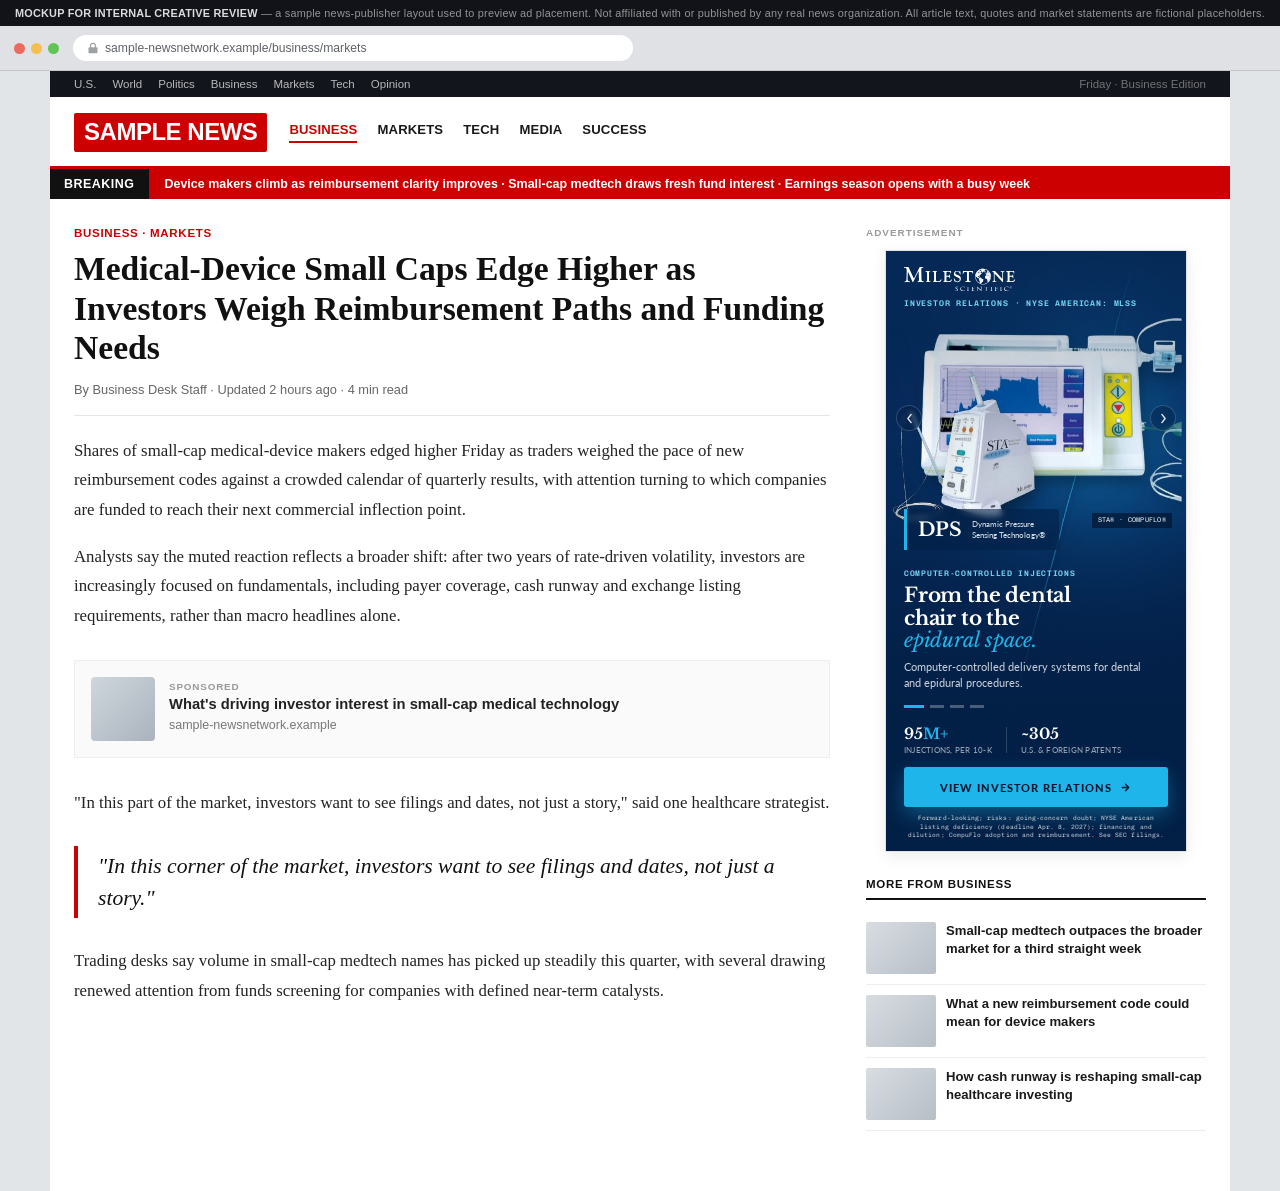
<file: context-preview/news.html>
<!DOCTYPE html>
<html lang="en">
<head>
<meta name="robots" content="noindex,nofollow">
<meta charset="UTF-8">
<meta name="viewport" content="width=device-width,initial-scale=1">
<title>In-Context Preview — Sample News Publisher Page</title>
<link rel="icon" href="data:,">
<style>
  * { margin:0; padding:0; box-sizing:border-box; }
  html, body { background:#e2e5e8; font-family:Helvetica, Arial, sans-serif; }

  /* ---- disclaimer strip ---- */
  #disclaimer {
    background:#111318;
    color:rgba(255,255,255,0.55);
    font-size:0.68rem;
    letter-spacing:0.02em;
    text-align:center;
    padding:7px 12px;
  }
  #disclaimer strong { color:rgba(255,255,255,0.85); }

  /* ---- fake browser chrome ---- */
  #browser-chrome {
    background:#dfe1e5;
    border-bottom:1px solid #c3c6cb;
    padding:9px 14px;
    display:flex;
    align-items:center;
    gap:14px;
  }
  #traffic-lights { display:flex; gap:6px; flex:0 0 auto; }
  #traffic-lights span { width:11px; height:11px; border-radius:50%; display:inline-block; }
  #traffic-lights span:nth-child(1){ background:#ed6a5e; }
  #traffic-lights span:nth-child(2){ background:#f4bf4f; }
  #traffic-lights span:nth-child(3){ background:#61c454; }
  #url-bar {
    flex:1 1 auto;
    background:#fff;
    border-radius:14px;
    padding:6px 14px;
    font-size:0.76rem;
    color:#5f6368;
    display:flex;
    align-items:center;
    gap:6px;
    max-width:560px;
  }
  #url-bar svg { flex:0 0 auto; opacity:0.6; }

  /* ---- site wrapper ---- */
  #site { background:#fff; max-width:1180px; margin:0 auto; }

  /* utility nav */
  #utility-nav {
    background:#12151b;
    color:rgba(255,255,255,0.7);
    font-size:0.72rem;
    display:flex;
    align-items:center;
    justify-content:space-between;
    padding:7px 24px;
  }
  #utility-nav .links { display:flex; gap:16px; }
  #utility-nav .links span:hover { color:#fff; }
  #utility-nav .meta { color:rgba(255,255,255,0.4); }

  /* masthead */
  #masthead {
    display:flex;
    align-items:center;
    gap:22px;
    padding:16px 24px 14px;
    border-bottom:3px solid #cc0000;
  }
  #logo {
    background:#cc0000;
    color:#fff;
    font-weight:900;
    font-size:1.5rem;
    letter-spacing:-0.02em;
    padding:5px 10px 6px;
    border-radius:2px;
    font-family:Arial, Helvetica, sans-serif;
  }
  #masthead nav { display:flex; gap:20px; flex:1; }
  #masthead nav span {
    font-size:0.82rem;
    font-weight:700;
    color:#1a1a1a;
    text-transform:uppercase;
    letter-spacing:0.01em;
    cursor:default;
  }
  #masthead nav span.active { color:#cc0000; border-bottom:2px solid #cc0000; padding-bottom:4px; }

  /* breaking ticker */
  #ticker {
    background:#cc0000;
    color:#fff;
    display:flex;
    align-items:center;
    font-size:0.78rem;
    font-weight:600;
    overflow:hidden;
    white-space:nowrap;
  }
  #ticker .badge {
    background:#111;
    padding:8px 14px;
    font-weight:900;
    letter-spacing:0.04em;
    flex:0 0 auto;
  }
  #ticker .feed { padding:8px 16px; }

  /* content grid */
  #content {
    display:grid;
    grid-template-columns:1fr 340px;
    gap:36px;
    padding:28px 24px 60px;
  }

  article .eyebrow {
    color:#cc0000;
    font-size:0.72rem;
    font-weight:800;
    letter-spacing:0.06em;
    text-transform:uppercase;
    margin-bottom:10px;
  }
  article h1 {
    font-family:Georgia, 'Times New Roman', serif;
    font-size:2.1rem;
    line-height:1.18;
    color:#111;
    margin-bottom:14px;
  }
  article .byline {
    font-size:0.8rem;
    color:#666;
    margin-bottom:20px;
    padding-bottom:18px;
    border-bottom:1px solid #e5e5e5;
  }
  article p {
    font-family:Georgia, 'Times New Roman', serif;
    font-size:1.05rem;
    line-height:1.75;
    color:#232323;
    margin-bottom:18px;
  }
  article .pull-quote {
    font-family:Georgia, 'Times New Roman', serif;
    font-style:italic;
    font-size:1.35rem;
    line-height:1.5;
    color:#111;
    border-left:4px solid #cc0000;
    padding:4px 0 4px 20px;
    margin:28px 0;
  }
  .native-slot {
    margin:30px 0;
    border:1px solid #eee;
    background:#fafafa;
    padding:16px;
    display:flex;
    gap:14px;
    align-items:center;
  }
  .native-slot .swatch { width:64px; height:64px; border-radius:4px; background:linear-gradient(135deg,#cfd6dd,#aab3bd); flex:0 0 auto; }
  .native-slot .txt .tag { font-size:0.62rem; font-weight:800; letter-spacing:0.08em; color:#999; text-transform:uppercase; margin-bottom:4px; }
  .native-slot .txt h4 { font-size:0.92rem; color:#222; margin-bottom:3px; }
  .native-slot .txt p { font-size:0.78rem; color:#777; margin:0; font-family:Helvetica, Arial, sans-serif; }

  /* right rail */
  aside { display:flex; flex-direction:column; align-items:center; gap:10px; }
  aside .sponsor-label {
    align-self:flex-start;
    font-size:0.62rem;
    font-weight:800;
    letter-spacing:0.1em;
    text-transform:uppercase;
    color:#9a9a9a;
    margin-bottom:2px;
  }
  #ad-slot {
    width:302px;    /* 300 + the 1px border each side (border-box), so the 300x600 banner isn't clipped */
    height:602px;
    border:1px solid #e2e2e2;
    box-shadow:0 4px 14px rgba(0,0,0,0.08);
    overflow:hidden;
    background:#000;
  }
  #ad-slot iframe { width:300px; height:600px; border:0; display:block; }

  .rail-more {
    align-self:stretch;
    margin-top:16px;
  }
  .rail-more .heading {
    font-size:0.72rem;
    font-weight:800;
    letter-spacing:0.06em;
    text-transform:uppercase;
    color:#111;
    border-bottom:2px solid #111;
    padding-bottom:8px;
    margin-bottom:12px;
  }
  .rail-item {
    display:flex;
    gap:10px;
    padding:10px 0;
    border-bottom:1px solid #eee;
  }
  .rail-item .thumb { width:70px; height:52px; border-radius:2px; background:linear-gradient(135deg,#d8dde2,#b7bec6); flex:0 0 auto; }
  .rail-item p { font-family:Helvetica, Arial, sans-serif; font-size:0.82rem; line-height:1.35; color:#1a1a1a; font-weight:600; }

  @media (max-width:900px) {
    #content { grid-template-columns:1fr; }
    aside { align-items:stretch; }
    #ad-slot { margin:0 auto; }
  }
</style>
</head>
<body>

<div id="disclaimer">
  <strong>MOCKUP FOR INTERNAL CREATIVE REVIEW</strong> — a sample news-publisher layout used to preview ad placement. Not affiliated with or published by any real news organization. All article text, quotes and market statements are fictional placeholders.
</div>

<div id="browser-chrome">
  <div id="traffic-lights"><span></span><span></span><span></span></div>
  <div id="url-bar">
    <svg width="12" height="12" viewBox="0 0 16 16"><path d="M8 1a4 4 0 00-4 4v2H3a1 1 0 00-1 1v6a1 1 0 001 1h10a1 1 0 001-1V8a1 1 0 00-1-1h-1V5a4 4 0 00-4-4zm-2.5 6V5a2.5 2.5 0 015 0v2h-5z" fill="currentColor"/></svg>
    sample-newsnetwork.example/business/markets
  </div>
</div>

<div id="site">
  <div id="utility-nav">
    <div class="links">
      <span>U.S.</span><span>World</span><span>Politics</span><span>Business</span><span>Markets</span><span>Tech</span><span>Opinion</span>
    </div>
    <div class="meta">Friday · Business Edition</div>
  </div>

  <div id="masthead">
    <div id="logo">SAMPLE&nbsp;NEWS</div>
    <nav>
      <span class="active">Business</span>
      <span>Markets</span>
      <span>Tech</span>
      <span>Media</span>
      <span>Success</span>
    </nav>
  </div>

  <div id="ticker">
    <span class="badge">BREAKING</span>
    <span class="feed">Device makers climb as reimbursement clarity improves · Small-cap medtech draws fresh fund interest · Earnings season opens with a busy week</span>
  </div>

  <div id="content">
    <article>
      <div class="eyebrow">Business · Markets</div>
      <h1>Medical-Device Small Caps Edge Higher as Investors Weigh Reimbursement Paths and Funding Needs</h1>
      <div class="byline">By Business Desk Staff · Updated 2 hours ago · 4 min read</div>

      <p>Shares of small-cap medical-device makers edged higher Friday as traders weighed the pace of new reimbursement codes against a crowded calendar of quarterly results, with attention turning to which companies are funded to reach their next commercial inflection point.</p>

      <p>Analysts say the muted reaction reflects a broader shift: after two years of rate-driven volatility, investors are increasingly focused on fundamentals, including payer coverage, cash runway and exchange listing requirements, rather than macro headlines alone.</p>

      <div class="native-slot">
        <div class="swatch"></div>
        <div class="txt">
          <div class="tag">Sponsored</div>
          <h4>What&#x27;s driving investor interest in small-cap medical technology</h4>
          <p>sample-newsnetwork.example</p>
        </div>
      </div>

      <p>&quot;In this part of the market, investors want to see filings and dates, not just a story,&quot; said one healthcare strategist.</p>

      <div class="pull-quote">"In this corner of the market, investors want to see filings and dates, not just a story."</div>

      <p>Trading desks say volume in small-cap medtech names has picked up steadily this quarter, with several drawing renewed attention from funds screening for companies with defined near-term catalysts.</p>
    </article>

    <aside>
      <div class="sponsor-label">Advertisement</div>
      <div id="ad-slot">
        <iframe id="ad-frame" title="Sample ad placement" scrolling="no"></iframe>
      </div>

      <div class="rail-more">
        <div class="heading">More From Business</div>
        <div class="rail-item"><div class="thumb"></div><p>Small-cap medtech outpaces the broader market for a third straight week</p></div>
        <div class="rail-item"><div class="thumb"></div><p>What a new reimbursement code could mean for device makers</p></div>
        <div class="rail-item"><div class="thumb"></div><p>How cash runway is reshaping small-cap healthcare investing</p></div>
      </div>
    </aside>
  </div>
</div>

<script>
  var CONCEPTS = {
    a: '../concept-a-photo/index.html',
    b: '../concept-b-editorial/index.html',
    c: '../concept-c-dashboard/index.html',
    d: '../concept-d-corporate/index.html'
  }
  var params = new URLSearchParams(window.location.search)
  var concept = params.get('concept')
  if (!CONCEPTS[concept]) concept = 'a'
  document.getElementById('ad-frame').src = CONCEPTS[concept]
</script>

</body>
</html>
</file>
<file: concept-a-photo/style.css>
/* ── Brand tokens — the ONLY place colors are defined. Set --dark,
   --navy, --accent and --gold from the company's real site; the rest
   derive from them (color-mix: Chrome 111+ / Safari 16.2+). ── */
:root {
  --dark:      oklch(0.246 0.081 257);
  --dark-2:    color-mix(in srgb, var(--dark) 70%, black);
  --navy:      oklch(0.316 0.102 257);
  --accent:    oklch(0.727 0.137 228.5);
  --accent-d:  color-mix(in srgb, var(--accent) 82%, black);
  --accent-lt: color-mix(in srgb, var(--accent) 62%, white);
  --gold:      #94378a;
  --gold-d:    color-mix(in srgb, var(--gold) 85%, black);
  --white:     #ffffff;
  --cta-ink:   var(--dark-2);  /* text on the accent CTA — set to var(--dark-2) if white fails contrast on a light accent */
  --font-head: 'Libre Baskerville', Georgia, serif;
  --font:      'Lato', system-ui, sans-serif;
  --mono:      'Chivo Mono', ui-monospace, SFMono-Regular, Menlo, Consolas, 'Liberation Mono', monospace;
  --ease:      cubic-bezier(0.16,1,0.3,1);
}

* { margin:0; padding:0; box-sizing:border-box; }
html, body { width:300px; height:600px; overflow:hidden; background:var(--dark); }
body { font-family:var(--font); -webkit-font-smoothing:antialiased; }
a { text-decoration:none; color:inherit; }
button { border:0; background:none; font:inherit; color:inherit; cursor:pointer; -webkit-tap-highlight-color:transparent; }

/* ── Canvas ─────────────────────────────────────────────────────────
   Fixed 300x600 stage. A crossfading slide stack sits at the bottom of
   the z-order; persistent chrome (logo, nav, stats, CTA) is pinned on
   top of it and never rotates — same "fixed shell / rotating cards"
   split the Knorex reference banner used with royalSlider. */
#banner {
  position:relative;
  width:300px;
  height:600px;
  overflow:hidden;
  cursor:pointer;
  background:var(--dark);
}

/* ── Slide stack ────────────────────────────────────────────────── */
#slides { position:absolute; inset:0; z-index:1; }

.slide {
  position:absolute;
  inset:0;
  opacity:0;
  z-index:1;
  pointer-events:none;
  transition:opacity 0.9s ease;
}
.slide.active { opacity:1; z-index:2; pointer-events:auto; }

.slide-bg {
  position:absolute;
  top:0; left:0;
  width:100%; height:100%;
  object-fit:cover;
  object-position:center 20%;
  z-index:1;
  animation:kenburns 7s ease-out infinite alternate;
  user-select:none;
  -webkit-user-drag:none;
}
@keyframes kenburns {
  from { transform:scale(1); }
  to   { transform:scale(1.09); }
}

.slide-scrim-top, .slide-scrim-bottom {
  position:absolute;
  left:0; right:0;
  z-index:2;
  pointer-events:none;
}
.slide-scrim-top {
  top:0; height:190px;
  background:linear-gradient(180deg, color-mix(in srgb, var(--dark-2) 94%, transparent) 0%, color-mix(in srgb, var(--dark-2) 62%, transparent) 55%, color-mix(in srgb, var(--dark-2) 0%, transparent) 100%);
}
.slide-scrim-bottom {
  bottom:0; height:336px;
  background:linear-gradient(0deg, var(--dark) 0%, color-mix(in srgb, var(--dark) 93%, transparent) 42%, color-mix(in srgb, var(--dark) 0%, transparent) 100%);
}

.slide-copy {
  position:absolute;
  inset:0;
  z-index:3;
  transform:translateY(12px);
  transition:transform 0.9s var(--ease);
}
.slide.active .slide-copy { transform:translateY(0); }

/* Floating mid-image stat chip (per slide) */
.mid-chip {
  position:absolute;
  top:258px; left:18px;
  display:flex;
  align-items:center;
  gap:10px;
  padding:9px 13px 9px 11px;
  background:color-mix(in srgb, var(--dark) 58%, transparent);
  border-left:3px solid var(--accent);
  border-radius:0 3px 3px 0;
  backdrop-filter:blur(3px);
  -webkit-backdrop-filter:blur(3px);
}
.chip-num {
  font-family:var(--font-head);
  font-weight:800;
  font-size:19px;
  color:var(--white);
  white-space:nowrap;
}
.chip-num em { font-style:normal; color:var(--accent); }
.chip-label {
  font-family:var(--font);
  font-size:8.4px;
  line-height:1.25;
  font-weight:500;
  color:rgba(255,255,255,0.82);
}

/* Rotating headline block, pinned above the fixed bottom bar */
.copy-bottom {
  position:absolute;
  left:0; right:0;
  bottom:150px;
  padding:0 18px;
}
.kicker {
  font-family:var(--mono);
  font-weight:600;
  font-size:8px;
  letter-spacing:0.09em;
  text-transform:uppercase;
  color:var(--accent-lt);
  margin-bottom:6px;
}
.copy-bottom h1 {
  font-family:var(--font-head);
  font-weight:900;
  font-size:20px;
  line-height:1.14;
  letter-spacing:-0.01em;
  color:var(--white);
}
.copy-bottom h1 em { font-style:normal; color:var(--accent); }
.copy-bottom p {
  margin-top:7px;
  font-size:11px;
  line-height:1.4;
  color:rgba(255,255,255,0.8);
  max-width:255px;
}

/* ── Persistent chrome (never rotates) ─────────────────────────── */
#top-bar {
  position:absolute;
  top:0; left:0; right:0;
  z-index:5;
  display:flex;
  flex-direction:column;
  gap:7px;
  padding:16px 18px 0;
}
#logo { display:flex; align-items:center; gap:7px; }
#logo .mark { width:19px; height:19px; flex:none; }
#wordmark {
  font-family:var(--font-head);
  font-weight:800;
  font-size:13.5px;
  letter-spacing:0.01em;
  color:var(--white);
}
#eyebrow {
  font-family:var(--mono);
  font-weight:600;
  font-size:8.2px;
  letter-spacing:0.1em;
  color:var(--accent-lt);
}

.nav-arrow {
  position:absolute;
  top:154px;
  width:26px; height:26px;
  z-index:5;
  display:flex;
  align-items:center;
  justify-content:center;
  background:color-mix(in srgb, var(--dark) 45%, transparent);
  border:1px solid rgba(255,255,255,0.18);
  border-radius:50%;
  color:rgba(255,255,255,0.9);
  backdrop-filter:blur(2px);
  -webkit-backdrop-filter:blur(2px);
  transition:background .2s ease, transform .15s ease;
}
.nav-arrow svg { width:13px; height:13px; }
.nav-arrow:active { transform:scale(0.9); background:color-mix(in srgb, var(--accent) 55%, transparent); }
#arrow-prev { left:10px; }
#arrow-next { right:10px; }

#bottom-fixed {
  position:absolute;
  left:0; right:0; bottom:0;
  z-index:5;
  padding:0 18px 12px;
}

#dots {
  display:flex;
  gap:6px;
  margin-bottom:11px;
}
.dot {
  width:14px; height:3px;
  border-radius:2px;
  background:rgba(255,255,255,0.28);
  transition:background .3s ease, width .3s ease;
  padding:6px 0;
  background-clip:content-box;
  box-sizing:content-box;
}
.dot.active { background-color:var(--accent); width:20px; }  /* background-color, not the shorthand: the shorthand resets background-clip and paints the whole 15px hit area as a square */

#stat-row {
  display:flex;
  align-items:center;
  gap:14px;
}
.stat { display:flex; flex-direction:column; gap:2px; }
.stat-num {
  font-family:var(--font-head);
  font-weight:800;
  font-size:15px;
  color:var(--white);
}
.stat-num em { font-style:normal; color:var(--accent); }
.stat-label {
  font-family:var(--font);
  font-size:8px;
  font-weight:500;
  letter-spacing:0.03em;
  text-transform:uppercase;
  color:rgba(255,255,255,0.58);
}
.stat-div { width:1px; height:26px; background:rgba(255,255,255,0.18); }

#cta {
  margin-top:14px;
  display:flex;
  align-items:center;
  justify-content:center;
  gap:7px;
  width:100%;
  height:42px;
  background:var(--accent);
  border-radius:3px;
  color:var(--cta-ink);
  font-family:var(--font-head);
  font-weight:800;
  font-size:11.5px;
  letter-spacing:0.06em;
  text-transform:uppercase;
  box-shadow:0 8px 20px color-mix(in srgb, var(--accent) 35%, transparent);
  animation:cta-pulse 1.8s ease-in-out 2.6s 6;
}
#cta-arrow { width:13px; height:13px; }

/* Required disclosure line under the CTA */
#disclosure {
  margin-top:8px;
  font-family:var(--mono);
  font-size:6.6px;
  letter-spacing:0.03em;
  line-height:1.2;
  text-align:center;
  color:rgba(255,255,255,0.55);
}
@keyframes cta-pulse {
  0%, 100% { box-shadow:0 8px 20px color-mix(in srgb, var(--accent) 35%, transparent); }
  50%      { box-shadow:0 8px 26px color-mix(in srgb, var(--accent) 65%, transparent), 0 0 0 5px color-mix(in srgb, var(--accent) 12%, transparent); }
}

/* ── Entrance sequence (initial load only) ─────────────────────── */
.reveal {
  opacity:0;
  transform:translateY(14px);
  transition:opacity .7s var(--ease), transform .7s var(--ease);
}
#banner.is-live .reveal { opacity:1; transform:none; }
#top-bar[data-delay="0"] { transition-delay:.05s; }
#bottom-fixed[data-delay="4"] { transition-delay:.55s; }

#click-tag-wrapper { position:absolute; width:0; height:0; overflow:hidden; }

@media (prefers-reduced-motion: reduce) {
  .slide-bg { animation:none; }
  #cta { animation:none; }
  .reveal { transition-duration:.01s; transition-delay:0s !important; }
  .slide, .slide-copy { transition-duration:.2s; }
}

/* ── Milestone-specific ─────────────────────────────────────────────
   Headline emphasis is italic serif, as on the IR page. Product slides
   sit on the IR page's own deep-blue ground, so their top scrim is eased
   (it only exists to protect the header against busy photography). */
.copy-bottom h1 em { font-style:italic; font-weight:400; }
.copy-bottom p { text-wrap:pretty; }
#eyebrow { text-transform:uppercase; }
#cta { font-family:var(--font); font-weight:900; font-size:11px; letter-spacing:0.09em; }
#logo .lockup { display:block; height:24px; width:auto; }
.slide-scrim-top.product { opacity:0.3; }
.photo-cap {
  position:absolute;
  right:14px; top:262px;
  z-index:4;
  padding:3px 6px;
  background:color-mix(in srgb, var(--dark-2) 70%, transparent);
  font-family:var(--mono);
  font-size:6.8px;
  line-height:1.35;
  letter-spacing:0.04em;
  text-transform:uppercase;
  text-align:right;
  color:rgba(255,255,255,0.88);
}
/* three-line legend: win the extra line back from the CTA block so the headline block keeps its place */
.copy-bottom { bottom:161px; }
#dots { margin-bottom:10px; }
#cta { margin-top:12px; height:40px; }
#disclosure { margin-top:7px; font-size:6.3px; letter-spacing:0.01em; line-height:1.3; text-wrap:balance; color:rgba(255,255,255,0.72); }
</file>
<file: concept-b-editorial/style.css>
/* ── Brand tokens — the ONLY place colors are defined. Set --accent,
   --ink and --gold from the company's real site (hex or oklch); every
   other surface/tint derives from them. ── */
:root {
  --accent:       oklch(0.727 0.137 228.5);
  --ink:          oklch(0.26 0.030 257);
  --gold:         #94378a;
  --accent-lt:    color-mix(in oklch, var(--accent) 60%, white);
  --accent-ink:   color-mix(in oklch, var(--accent) 72%, black);
  --accent-ink-d: color-mix(in oklch, var(--accent) 62%, black);
  --accent-lo:    color-mix(in oklch, var(--accent) 14%, transparent);
  --deep:         color-mix(in oklch, var(--ink) 80%, black);
  --paper:        color-mix(in oklch, var(--ink) 2%, white);
  --tint:         color-mix(in oklch, var(--accent) 7%, white);
  --tint-2:       color-mix(in oklch, var(--accent) 24%, white);
  --card:         #ffffff;
  --text-mid:     color-mix(in oklch, var(--ink) 62%, white);
  --line:         color-mix(in oklch, var(--ink) 15%, transparent);
  --serif: 'Libre Baskerville', Georgia, serif;
  --sans:  'Lato', system-ui, sans-serif;
  --mono:  'Chivo Mono', ui-monospace, SFMono-Regular, Menlo, Consolas, 'Liberation Mono', monospace;
  --ease:  cubic-bezier(0.22, 1, 0.36, 1);
}

* { margin:0; padding:0; box-sizing:border-box; }
html, body { width:300px; height:600px; overflow:hidden; background:var(--paper); }
body { font-family:var(--sans); color:var(--ink); -webkit-font-smoothing:antialiased; }
a { text-decoration:none; color:inherit; }
button { border:0; background:none; font:inherit; color:inherit; cursor:pointer; -webkit-tap-highlight-color:transparent; }

#banner {
  position:relative;
  width:300px;
  height:600px;
  overflow:hidden;
  cursor:pointer;
  background:var(--paper);
}

#top-rule {
  position:absolute;
  top:0; left:0; right:0;
  height:3px;
  z-index:6;
  background:linear-gradient(90deg, var(--accent-ink), var(--gold));
}

/* ── Persistent top chrome ──────────────────────────────────────── */
#top-bar {
  position:absolute;
  top:3px; left:0; right:0;
  z-index:5;
  background:var(--paper);
  border-bottom:1px solid var(--line);
  padding:13px 18px 10px;
  display:flex;
  flex-direction:column;
  gap:6px;
}
#logo { display:flex; align-items:center; gap:7px; }
.mark { width:18px; height:18px; flex:none; }
#wordmark {
  font-family:var(--sans);
  font-weight:800;
  font-size:13px;
  letter-spacing:0.01em;
  color:var(--ink);
}
#masthead {
  font-family:var(--mono);
  font-size:7.6px;
  font-weight:500;
  letter-spacing:0.1em;
  color:var(--text-mid);
}

/* ── Slide stack ────────────────────────────────────────────────── */
#slides { position:absolute; top:61px; left:0; right:0; bottom:115px; z-index:1; overflow:hidden; }

.slide {
  position:absolute; inset:0;
  opacity:0;
  z-index:1;
  pointer-events:none;
  transition:opacity 0.8s ease;
}
.slide.active { opacity:1; z-index:2; pointer-events:auto; }

.slide-copy {
  padding:16px 18px 0;
  transform:translateY(10px);
  transition:transform 0.8s var(--ease);
}
.slide.active .slide-copy { transform:translateY(0); }

.eyebrow {
  font-family:var(--mono);
  font-size:9.5px;
  font-weight:500;
  letter-spacing:0.13em;
  text-transform:uppercase;
  color:var(--accent-ink);
  display:flex;
  align-items:center;
  gap:7px;
  margin-bottom:9px;
}
.eyebrow::before {
  content:'';
  width:6px; height:6px;
  border-radius:50%;
  background:var(--accent);
  flex:none;
}

.slide-copy h1 {
  font-family:var(--serif);
  font-weight:700;
  font-size:21px;
  line-height:1.16;
  letter-spacing:-0.01em;
  color:var(--ink);
}
.slide-copy h1 em { font-style:italic; color:var(--accent-ink); }

.lead {
  margin-top:8px;
  font-family:var(--sans);
  font-size:10.8px;
  line-height:1.44;
  color:var(--text-mid);
}

/* ── "Figure" schematic card, matching the site's plate component ─ */
.fig-card {
  margin-top:13px;
  border:1px solid var(--line);
  border-radius:2px;
  background:var(--card);
  overflow:hidden;
}
.fig-bar {
  display:flex;
  justify-content:space-between;
  align-items:center;
  gap:8px;
  padding:6px 10px;
  background:var(--ink);
  color:#fff;
  font-family:var(--mono);
  font-size:6.6px;
  font-weight:500;
  letter-spacing:0.12em;
  text-transform:uppercase;
}
.fig-bar span:last-child { color:var(--accent-lt); }
.fig-body { padding:9px 11px 5px; }
.fig-body svg { width:100%; height:auto; display:block; }

/* figure line-art */
.fig-node rect { fill:var(--ink); }
.fig-rail { fill:none; stroke:var(--text-mid); stroke-width:1.6; }
.fig-ghost { fill:none; stroke:var(--tint-2); stroke-width:2; }
.fig-mark { fill:none; stroke-width:10.5; stroke-linecap:round; }
.fig-mark.a { stroke:var(--accent); }
.fig-mark.b { stroke:var(--ink); }
.fig-gold { fill:var(--gold); }

.fig-mesh line { stroke:var(--accent-lt); stroke-width:1; opacity:0.7; }
.fig-dot circle { fill:var(--accent-ink); }
.fig-hub { fill:var(--gold); stroke:var(--ink); stroke-width:1.4; }

.fig-step rect { fill:var(--tint); stroke:var(--line); stroke-width:1; }
.fig-step.accent rect { fill:var(--accent-lo); stroke:var(--accent-ink); }
.fig-step.gold rect { fill:var(--tint); stroke:var(--gold); }
.fig-step text {
  font-family:var(--mono);
  font-size:8.6px;
  font-weight:700;
  letter-spacing:0.01em;
  fill:var(--ink);
}
.fig-arrow { fill:none; stroke:var(--text-mid); stroke-width:1.6; stroke-linecap:round; stroke-linejoin:round; }

.fig-base { stroke:var(--line); stroke-width:1; }
.fig-bar-prior { fill:var(--tint-2); }
.fig-bar-now { fill:var(--accent-ink); }
.fig-bar-label { font-family:var(--mono); font-size:9px; font-weight:600; fill:var(--text-mid); }
.fig-bar-label.strong { fill:var(--accent-ink); font-weight:700; font-size:10px; }
.fig-bar-year { font-family:var(--mono); font-size:7.5px; fill:var(--text-mid); letter-spacing:0.04em; }

/* key-fact row, matching the site's .kf definition-list pattern */
.kf {
  margin-top:12px;
  padding-top:10px;
  border-top:1px solid var(--line);
  display:flex;
  justify-content:space-between;
  align-items:baseline;
}
.kf dt {
  font-family:var(--mono);
  font-size:7.8px;
  font-weight:500;
  letter-spacing:0.1em;
  text-transform:uppercase;
  color:var(--text-mid);
}
.kf dd {
  display:flex;
  flex-direction:column;
  align-items:flex-end;
  gap:2px;
  font-family:var(--mono);
  font-size:13px;
  font-weight:700;
  color:var(--ink);
  text-align:right;
}
.kf dd em {
  font-style:normal;
  font-weight:600;
  font-size:7.6px;
  letter-spacing:0.03em;
  color:var(--accent-ink);
}

/* ── Nav arrows ─────────────────────────────────────────────────── */
.nav-arrow {
  position:absolute;
  top:316px;
  z-index:5;
  width:24px; height:24px;
  display:flex;
  align-items:center;
  justify-content:center;
  background:var(--card);
  border:1px solid var(--line);
  border-radius:50%;
  color:var(--ink);
  box-shadow:0 2px 8px color-mix(in oklch, var(--ink) 12%, transparent);
  transition:transform 0.15s ease, background 0.2s ease;
}
.nav-arrow svg { width:12px; height:12px; }
.nav-arrow:active { transform:scale(0.9); background:var(--tint); }
#arrow-prev { left:6px; }
#arrow-next { right:6px; }

/* ── Persistent dark band: dots + CTA ───────────────────────────── */
#dots {
  position:absolute;
  left:0; right:0; bottom:81px;
  z-index:5;
  background:var(--deep);
  display:flex;
  gap:6px;
  padding:11px 18px 8px;
}
.dot {
  width:13px; height:3px;
  border-radius:2px;
  background:oklch(1 0 0 / 0.28);
  padding:6px 0;
  background-clip:content-box;
  box-sizing:content-box;
  transition:background 0.3s ease, width 0.3s ease;
}
.dot.active { background-color:var(--accent); width:19px; }  /* background-color, not the shorthand: the shorthand resets background-clip and paints the whole hit area as a square */

#bottom-fixed {
  position:absolute;
  left:0; right:0; bottom:0;
  z-index:5;
  background:var(--deep);
  padding:2px 18px 10px;
}
#bf-line {
  font-family:var(--mono);
  font-size:7.4px;
  font-weight:500;
  letter-spacing:0.11em;
  color:color-mix(in oklch, var(--accent-lt) 75%, transparent);
  margin-bottom:9px;
}
#cta {
  display:flex;
  align-items:center;
  justify-content:center;
  gap:7px;
  width:100%;
  height:42px;
  background:var(--accent);
  border-radius:3px;
  color:var(--deep);
  font-family:var(--sans);
  font-weight:700;
  font-size:12px;
  letter-spacing:0.01em;
  box-shadow:0 8px 20px color-mix(in oklch, var(--accent) 30%, transparent);
  animation:cta-pulse 1.8s ease-in-out 2.6s 6;
}
#cta-arrow { width:13px; height:13px; }

/* Required disclosure line under the CTA */
#fls {
  margin-top:7px;
  font-family:var(--mono);
  font-size:6.4px;
  letter-spacing:0.03em;
  text-align:center;
  color:color-mix(in oklch, var(--accent-lt) 60%, transparent);
}
@keyframes cta-pulse {
  0%, 100% { box-shadow:0 8px 20px color-mix(in oklch, var(--accent) 30%, transparent); }
  50%      { box-shadow:0 8px 26px color-mix(in oklch, var(--accent) 55%, transparent), 0 0 0 5px color-mix(in oklch, var(--accent) 16%, transparent); }
}

/* ── Entrance sequence (initial load only) ─────────────────────── */
.reveal { opacity:0; transform:translateY(12px); transition:opacity .7s var(--ease), transform .7s var(--ease); }
#banner.is-live .reveal { opacity:1; transform:none; }
#top-bar[data-delay="0"] { transition-delay:.05s; }
#dots.reveal { transition-delay:.5s; }
#bottom-fixed[data-delay="1"] { transition-delay:.6s; }

#click-tag-wrapper { position:absolute; width:0; height:0; overflow:hidden; }

@media (prefers-reduced-motion: reduce) {
  #cta { animation:none; }
  .reveal { transition-duration:.01s; transition-delay:0s !important; }
  .slide, .slide-copy { transition-duration:.2s; }
}

/* ── Milestone-specific ─────────────────────────────────────────────
   Three-line disclosure: slides end 16px higher than the template and the dots band moves up with them. */
#slides { top:63px; bottom:131px; }
#dots { bottom:97px; }
#logo .lockup { display:block; height:21px; width:auto; }
#masthead { text-transform:uppercase; }
.slide-copy h1 em { font-weight:400; }
#fls { line-height:1.3; color:color-mix(in oklch, var(--accent-lt) 85%, transparent); }

/* figure additions: text roles and the STA / pressure-trace line art */
.fig-step text.fig-sub, text.fig-sub { font-family:var(--mono); font-size:6.2px; font-weight:500; letter-spacing:0.06em; fill:var(--text-mid); }
.fig-step text.fig-pct { font-family:var(--mono); font-size:10px; font-weight:700; fill:var(--accent-ink); }
text.fig-cap { font-family:var(--mono); font-size:6.3px; font-weight:500; letter-spacing:0.08em; fill:var(--text-mid); }
.fig-track { fill:var(--tint-2); }
.fig-body-r { fill:var(--tint); stroke:var(--ink); stroke-width:1.4; }
.fig-screen { fill:var(--ink); }
.fig-ticks rect { fill:var(--accent); }
.fig-knob { fill:var(--gold); stroke:var(--ink); stroke-width:1; }
.fig-btn { fill:var(--accent-lo); stroke:var(--accent-ink); stroke-width:1; }
.fig-tube { fill:none; stroke:var(--text-mid); stroke-width:1.8; stroke-linecap:round; }
.fig-flow { fill:none; stroke:var(--accent); stroke-width:1.8; stroke-dasharray:1 5; stroke-linecap:round; }
.fig-wand-o { fill:none; stroke:var(--ink); stroke-width:10; stroke-linecap:round; }
.fig-wand-i { fill:none; stroke:var(--card); stroke-width:7; stroke-linecap:round; }
.fig-needle { fill:none; stroke:var(--ink); stroke-width:1.4; stroke-linecap:round; }
.fig-tip { fill:var(--accent); }
.fig-zone { fill:var(--tint); }
.fig-zone.b { fill:var(--accent-lo); }
.fig-dash { stroke:var(--text-mid); stroke-width:1; stroke-dasharray:2 3; }
.fig-trace { fill:none; stroke:var(--accent-ink); stroke-width:1.8; stroke-linejoin:round; stroke-linecap:round; }
.fig-bar-now.loss { fill:var(--gold); }
.fig-bar-label.strong.loss { fill:var(--gold); }
.fig-hatch-bg { fill:var(--card); }
.fig-hatch-ln { stroke:var(--accent-ink); stroke-width:1.5; }
.fig-hatch { fill:url(#hatch); stroke:var(--accent-ink); stroke-width:0.8; }
.fig-lead { fill:none; stroke:var(--text-mid); stroke-width:0.8; }
</file>
<file: concept-c-dashboard/style.css>
/* ── Brand tokens — the ONLY place colors are defined. Set --dark,
   --navy, --accent and --gold from the company's real site; the rest
   derive from them (color-mix: Chrome 111+ / Safari 16.2+). ── */
:root {
  --dark:      oklch(0.246 0.081 257);
  --dark-2:    color-mix(in srgb, var(--dark) 70%, black);
  --navy:      oklch(0.316 0.102 257);
  --accent:    oklch(0.727 0.137 228.5);
  --accent-d:  color-mix(in srgb, var(--accent) 82%, black);
  --accent-lt: color-mix(in srgb, var(--accent) 62%, white);
  --gold:      #94378a;
  --gold-d:    color-mix(in srgb, var(--gold) 85%, black);
  --white:     #ffffff;
  --cta-ink:   var(--dark-2);  /* text on the accent CTA — set to var(--dark-2) if white fails contrast on a light accent */
  --font-head: 'Libre Baskerville', Georgia, serif;
  --font:      'Lato', system-ui, sans-serif;
  --mono:      'Chivo Mono', ui-monospace, SFMono-Regular, Menlo, Consolas, 'Liberation Mono', monospace;
  --ease:      cubic-bezier(0.16,1,0.3,1);
}

* { margin:0; padding:0; box-sizing:border-box; }
html, body { width:300px; height:600px; overflow:hidden; background:var(--dark); }
body { font-family:var(--font); -webkit-font-smoothing:antialiased; }
a { text-decoration:none; color:inherit; }
button { border:0; background:none; font:inherit; color:inherit; cursor:pointer; -webkit-tap-highlight-color:transparent; }

/* ── Canvas ─────────────────────────────────────────────────────────
   Fixed 300x600 stage. A crossfading slide stack sits at the bottom of
   the z-order; persistent chrome (logo, nav, stats, CTA) is pinned on
   top of it and never rotates — same "fixed shell / rotating cards"
   split the Knorex reference banner used with royalSlider. */
#banner {
  position:relative;
  width:300px;
  height:600px;
  overflow:hidden;
  cursor:pointer;
  background:var(--dark);
}

/* ── Slide stack ────────────────────────────────────────────────── */
#slides { position:absolute; inset:0; z-index:1; }

.slide {
  position:absolute;
  inset:0;
  opacity:0;
  z-index:1;
  pointer-events:none;
  transition:opacity 0.9s ease;
}
.slide.active { opacity:1; z-index:2; pointer-events:auto; }

.slide-bg {
  position:absolute;
  top:0; left:0;
  width:100%; height:100%;
  object-fit:cover;
  object-position:center 20%;
  z-index:1;
  animation:kenburns 7s ease-out infinite alternate;
  user-select:none;
  -webkit-user-drag:none;
}
@keyframes kenburns {
  from { transform:scale(1); }
  to   { transform:scale(1.09); }
}

.slide-scrim-top, .slide-scrim-bottom {
  position:absolute;
  left:0; right:0;
  z-index:2;
  pointer-events:none;
}
.slide-scrim-top {
  top:0; height:190px;
  background:linear-gradient(180deg, color-mix(in srgb, var(--dark-2) 94%, transparent) 0%, color-mix(in srgb, var(--dark-2) 62%, transparent) 55%, color-mix(in srgb, var(--dark-2) 0%, transparent) 100%);
}
.slide-scrim-bottom {
  bottom:0; height:336px;
  background:linear-gradient(0deg, var(--dark) 0%, color-mix(in srgb, var(--dark) 93%, transparent) 42%, color-mix(in srgb, var(--dark) 0%, transparent) 100%);
}

.slide-copy {
  position:absolute;
  inset:0;
  z-index:3;
  transform:translateY(12px);
  transition:transform 0.9s var(--ease);
}
.slide.active .slide-copy { transform:translateY(0); }

/* Floating mid-image stat chip (per slide) */
.mid-chip {
  position:absolute;
  top:258px; left:18px;
  display:flex;
  align-items:center;
  gap:10px;
  padding:9px 13px 9px 11px;
  background:color-mix(in srgb, var(--dark) 58%, transparent);
  border-left:3px solid var(--accent);
  border-radius:0 3px 3px 0;
  backdrop-filter:blur(3px);
  -webkit-backdrop-filter:blur(3px);
}
.chip-num {
  font-family:var(--font-head);
  font-weight:800;
  font-size:19px;
  color:var(--white);
  white-space:nowrap;
}
.chip-num em { font-style:normal; color:var(--accent); }
.chip-label {
  font-family:var(--font);
  font-size:8.4px;
  line-height:1.25;
  font-weight:500;
  color:rgba(255,255,255,0.82);
}

/* Rotating headline block, pinned above the fixed bottom bar */
.copy-bottom {
  position:absolute;
  left:0; right:0;
  bottom:150px;
  padding:0 18px;
}
.kicker {
  font-family:var(--mono);
  font-weight:600;
  font-size:8px;
  letter-spacing:0.09em;
  text-transform:uppercase;
  color:var(--accent-lt);
  margin-bottom:6px;
}
.copy-bottom h1 {
  font-family:var(--font-head);
  font-weight:900;
  font-size:20px;
  line-height:1.14;
  letter-spacing:-0.01em;
  color:var(--white);
}
.copy-bottom h1 em { font-style:normal; color:var(--accent); }
.copy-bottom p {
  margin-top:7px;
  font-size:11px;
  line-height:1.4;
  color:rgba(255,255,255,0.8);
  max-width:255px;
}

/* ── Persistent chrome (never rotates) ─────────────────────────── */
#top-bar {
  position:absolute;
  top:0; left:0; right:0;
  z-index:5;
  display:flex;
  flex-direction:column;
  gap:7px;
  padding:16px 18px 0;
}
#logo { display:flex; align-items:center; gap:7px; }
#logo .mark { width:19px; height:19px; flex:none; }
#wordmark {
  font-family:var(--font-head);
  font-weight:800;
  font-size:13.5px;
  letter-spacing:0.01em;
  color:var(--white);
}
#eyebrow {
  font-family:var(--mono);
  font-weight:600;
  font-size:8.2px;
  letter-spacing:0.1em;
  color:var(--accent-lt);
}

.nav-arrow {
  position:absolute;
  top:154px;
  width:26px; height:26px;
  z-index:5;
  display:flex;
  align-items:center;
  justify-content:center;
  background:color-mix(in srgb, var(--dark) 45%, transparent);
  border:1px solid rgba(255,255,255,0.18);
  border-radius:50%;
  color:rgba(255,255,255,0.9);
  backdrop-filter:blur(2px);
  -webkit-backdrop-filter:blur(2px);
  transition:background .2s ease, transform .15s ease;
}
.nav-arrow svg { width:13px; height:13px; }
.nav-arrow:active { transform:scale(0.9); background:color-mix(in srgb, var(--accent) 55%, transparent); }
#arrow-prev { left:10px; }
#arrow-next { right:10px; }

#bottom-fixed {
  position:absolute;
  left:0; right:0; bottom:0;
  z-index:5;
  padding:0 18px 12px;
}

#dots {
  display:flex;
  gap:6px;
  margin-bottom:11px;
}
.dot {
  width:14px; height:3px;
  border-radius:2px;
  background:rgba(255,255,255,0.28);
  transition:background .3s ease, width .3s ease;
  padding:6px 0;
  background-clip:content-box;
  box-sizing:content-box;
}
.dot.active { background-color:var(--accent); width:20px; }  /* background-color, not the shorthand: the shorthand resets background-clip and paints the whole 15px hit area as a square */

#stat-row {
  display:flex;
  align-items:center;
  gap:14px;
}
.stat { display:flex; flex-direction:column; gap:2px; }
.stat-num {
  font-family:var(--font-head);
  font-weight:800;
  font-size:15px;
  color:var(--white);
}
.stat-num em { font-style:normal; color:var(--accent); }
.stat-label {
  font-family:var(--font);
  font-size:8px;
  font-weight:500;
  letter-spacing:0.03em;
  text-transform:uppercase;
  color:rgba(255,255,255,0.58);
}
.stat-div { width:1px; height:26px; background:rgba(255,255,255,0.18); }

#cta {
  margin-top:14px;
  display:flex;
  align-items:center;
  justify-content:center;
  gap:7px;
  width:100%;
  height:42px;
  background:var(--accent);
  border-radius:3px;
  color:var(--cta-ink);
  font-family:var(--font-head);
  font-weight:800;
  font-size:11.5px;
  letter-spacing:0.06em;
  text-transform:uppercase;
  box-shadow:0 8px 20px color-mix(in srgb, var(--accent) 35%, transparent);
  animation:cta-pulse 1.8s ease-in-out 2.6s 6;
}
#cta-arrow { width:13px; height:13px; }

/* Required disclosure line under the CTA */
#disclosure {
  margin-top:8px;
  font-family:var(--mono);
  font-size:6.6px;
  letter-spacing:0.03em;
  line-height:1.2;
  text-align:center;
  color:rgba(255,255,255,0.55);
}
@keyframes cta-pulse {
  0%, 100% { box-shadow:0 8px 20px color-mix(in srgb, var(--accent) 35%, transparent); }
  50%      { box-shadow:0 8px 26px color-mix(in srgb, var(--accent) 65%, transparent), 0 0 0 5px color-mix(in srgb, var(--accent) 12%, transparent); }
}

/* ── Entrance sequence (initial load only) ─────────────────────── */
.reveal {
  opacity:0;
  transform:translateY(14px);
  transition:opacity .7s var(--ease), transform .7s var(--ease);
}
#banner.is-live .reveal { opacity:1; transform:none; }
#top-bar[data-delay="0"] { transition-delay:.05s; }
#bottom-fixed[data-delay="4"] { transition-delay:.55s; }

#click-tag-wrapper { position:absolute; width:0; height:0; overflow:hidden; }

@media (prefers-reduced-motion: reduce) {
  .slide-bg { animation:none; }
  #cta { animation:none; }
  .reveal { transition-duration:.01s; transition-delay:0s !important; }
  .slide, .slide-copy { transition-duration:.2s; }
}

/* ── Milestone-specific ─────────────────────────────────────────────
   Headline emphasis is italic serif, as on the IR page. Product slides
   sit on the IR page's own deep-blue ground, so their top scrim is eased
   (it only exists to protect the header against busy photography). */
.copy-bottom h1 em { font-style:italic; font-weight:400; }
.copy-bottom p { text-wrap:pretty; }
#eyebrow { text-transform:uppercase; }
#cta { font-family:var(--font); font-weight:900; font-size:11px; letter-spacing:0.09em; }
#logo .lockup { display:block; height:24px; width:auto; }
.slide-scrim-top.product { opacity:0.3; }
.photo-cap {
  position:absolute;
  right:14px; top:262px;
  z-index:4;
  padding:3px 6px;
  background:color-mix(in srgb, var(--dark-2) 70%, transparent);
  font-family:var(--mono);
  font-size:6.8px;
  line-height:1.35;
  letter-spacing:0.04em;
  text-transform:uppercase;
  text-align:right;
  color:rgba(255,255,255,0.88);
}
/* three-line legend: win the extra line back from the CTA block so the headline block keeps its place */
.copy-bottom { bottom:161px; }
#dots { margin-bottom:10px; }
#cta { margin-top:12px; height:40px; }
#disclosure { margin-top:7px; font-size:6.3px; letter-spacing:0.01em; line-height:1.3; text-wrap:balance; color:rgba(255,255,255,0.72); }


/* ══ Concept C: sign-up block, appended to Concept A's stylesheet by
   scripts/build_concept_c.py. Everything above this line is A's CSS,
   copied verbatim; don't edit it here — edit A and rebuild. ══ */

/* The sign-up is taller than A's CTA, so the chip and headline move up
   by --c-lift, and the bottom padding tightens. If A has foreground art
   in the slide background (a motif, a diagram) that now crowds the chip,
   lift it too in the C-only block at the end of this file. */
:root { --c-lift: 16px; --c-error: #ff7a6b; }
.slide-copy .mid-chip, .slide-copy .copy-bottom { translate: 0 calc(-1 * var(--c-lift)); }
#bottom-fixed { padding-bottom: 11px; }

#signup { position:relative; margin-top:13px; cursor:default; }
.sr-only {
  position:absolute; width:1px; height:1px; overflow:hidden;
  clip:rect(0 0 0 0); white-space:nowrap;
}
#signup-row {
  position:relative;
  display:flex;
  gap:6px;
  height:40px;
}
#signup-email {
  flex:1;
  min-width:0;
  height:100%;
  padding:0 11px;
  border:1px solid rgba(255,255,255,0.24);
  border-radius:3px;
  outline:0;
  background:color-mix(in srgb, var(--dark) 55%, transparent);
  color:var(--white, #fff);
  font-family:var(--font);
  font-size:11px;
  font-weight:500;
  transition:border-color .2s ease, box-shadow .2s ease, background .2s ease;
}
#signup-email::placeholder { color:rgba(255,255,255,0.6); }
#signup-email:focus {
  border-color:var(--accent);
  background:color-mix(in srgb, var(--dark) 75%, transparent);
  box-shadow:0 0 0 3px color-mix(in srgb, var(--accent) 24%, transparent);
}
#signup.is-error #signup-email { border-color:var(--c-error); animation:shake .35s ease; }
@keyframes shake {
  0%, 100% { transform:translateX(0); }
  25% { transform:translateX(-4px); }
  75% { transform:translateX(4px); }
}
/* Same fill, ink and type as A's CTA (--cta-ink), so C reads as A */
#signup-btn {
  flex:none;
  height:100%;
  padding:0 13px;
  background:var(--accent);
  border-radius:3px;
  color:var(--cta-ink, var(--dark-2));
  font-family:var(--font-head, var(--font));
  font-weight:800;
  font-size:11px;
  letter-spacing:0.06em;
  text-transform:uppercase;
  box-shadow:0 8px 20px color-mix(in srgb, var(--accent) 35%, transparent);
  transition:filter .2s ease, transform .15s ease;
  animation:btn-pulse 1.8s ease-in-out 2.6s 6;
}
#signup-btn:hover { filter:brightness(1.08); }
#signup-btn:active { transform:scale(0.96); }
#signup.is-sending #signup-btn { opacity:0.6; pointer-events:none; }
@keyframes btn-pulse {
  0%, 100% { box-shadow:0 8px 20px color-mix(in srgb, var(--accent) 35%, transparent); }
  50%      { box-shadow:0 8px 26px color-mix(in srgb, var(--accent) 60%, transparent); }
}

#signup-done {
  position:absolute;
  inset:0;
  display:flex;
  align-items:center;
  justify-content:center;
  gap:7px;
  background:var(--accent);
  border-radius:3px;
  color:var(--cta-ink, var(--dark-2));
  font-family:var(--font-head, var(--font));
  font-weight:700;
  font-size:11px;
  opacity:0;
  transform:scale(0.96);
  pointer-events:none;
  transition:opacity .35s var(--ease), transform .35s var(--ease);
}
#signup-done svg { width:15px; height:15px; flex:none; }
#signup.is-done #signup-done { opacity:1; transform:none; }
#signup.is-done #signup-email, #signup.is-done #signup-btn { visibility:hidden; }

/* Consent and error share one two-line slot, so the error never moves
   anything; the consent comes back as soon as the viewer types. */
#signup-consent, #signup-msg {
  margin-top:7px;
  height:20px;
  font-family:var(--font);
  font-size:7px;
  line-height:1.42;
}
#signup-consent { color:rgba(255,255,255,0.6); }
#signup-consent a { color:inherit; text-decoration:underline; }
#signup-msg {
  display:none;
  font-size:9px;
  font-weight:600;
  color:var(--c-error);
}
#signup.is-error #signup-consent { display:none; }
#signup.is-error #signup-msg { display:block; }

#fls-line {
  margin-top:4px;
  font-family:var(--mono);
  font-size:6.6px;
  letter-spacing:0.03em;
  line-height:1.2;
  text-align:center;
  color:rgba(255,255,255,0.55);
  white-space:nowrap;
}

@media (prefers-reduced-motion: reduce) {
  #signup-btn { animation:none; }
}

/* A's CTA look, copied from its #cta rule by build_concept_c.py */
#signup-btn {
  background:var(--accent);
  color:var(--cta-ink);
  font-family:var(--font-head);
  font-weight:800;
  letter-spacing:0.06em;
  text-transform:uppercase;
  border-radius:3px;
}
#signup-done {
  background:var(--accent);
  color:var(--cta-ink);
  font-family:var(--font-head);
  font-weight:800;
  border-radius:3px;
}

/* ══ C-only overrides (kept on rebuild) ══ */
/* A's legend runs to three lines, so the sign-up block is two lines taller than A's CTA block. */
:root { --c-lift: 30px; }
#fls-line { white-space:normal; font-size:6.4px; letter-spacing:0.02em; line-height:1.26; text-wrap:balance; color:rgba(255,255,255,0.72); }
/* the lifted chip would crowd the lowest edge of the product art, so the art and its caption rise with it */
.slide-bg { translate:0 -8px; }
.photo-cap { translate:0 calc(-1 * var(--c-lift)); }
/* match A's sans CTA (A overrides its #cta type after the rule C copies from) */
#signup-btn { font-family:var(--font); font-weight:900; font-size:11px; letter-spacing:0.09em; }
</file>
<file: concept-d-corporate/style.css>
/* ── Concept D — Corporate site / brand-native ─────────────────────
   The advertiser's own corporate website, extended into a 300x600 ad.
   Every source token below was read from that site's theme CSS and
   scaled to banner size; scaffold.py fills them from brand.json → "corp"
   (primary, secondary, grad_from, grad_to, band_to, btn_from, btn_to,
   btn_ink, rule, page_bg, header_bg, text, btn_radius, font_head,
   font_body, logo_w, logo_h).

   Source tokens are the ONLY place colours are defined; everything else
   derives from them (color-mix: Chrome 111+ / Safari 16.2+). To re-brand,
   change brand.json "corp", the fonts link, and assets/logo.svg.

   Each slide is one homepage module, built from shared parts:
     .m-hero   hero slider: photo + shade, gradient text panel
     .m-stats  stats module: heading font values over accent bars
     .m-split  image + text split: photo, white card, bullets
     .m-band   overlay band: photo under the gradient overlay, centred copy
   Parts: .d-photo, .d-stats > .d-stat (.d-value + .d-label), .d-vs,
   .d-list (accent bullets), .d-arrows (arrow sub-bullets), .d-rule, .nw. ── */
:root {
  /* Source tokens — the corporate site's theme (brand.json "corp") */
  --primary:    #1072ba;    /* headings, stat values, nav, footer strip */
  --secondary:  #e7934a;  /* underline bars, bullet markers, active-nav rule */
  --grad-from:  #1072ba;  /* hero panel gradient, left */
  --grad-to:    #1779bf;    /* hero panel gradient, right */
  --band-to:    #1779bf;    /* overlay / alerts band gradient, bright end */
  --btn-from:   #e7934a;   /* .btn border gradient, left stop */
  --btn-to:     #94378a;     /* .btn border gradient, right stop */
  --page-bg:    #ffffff;       /* page background */
  --header-bg:  #ffffff;     /* header bar */
  --white:      #FFFFFF;
  --text:       #4e4e4e;       /* body copy */
  --btn-ink:    #4e4e4e;    /* .btn label colour */
  --rule:       #dddddd;       /* <hr> between bullet groups, bottom-block hairline */
  --shade:      #000000;             /* photo shade, header shadow */
  --btn-radius: 34px;

  /* Derived */
  --card-bg:     var(--white);
  --on-dark:     var(--white);
  --on-dark-2:   color-mix(in srgb, var(--white) 90%, transparent);
  --hero-shade:  color-mix(in srgb, var(--shade) 40%, transparent);   /* slider photo: #000 @ .4 */
  --panel-grad:  linear-gradient(to left,
                   color-mix(in srgb, var(--grad-to) 95%, transparent),
                   color-mix(in srgb, var(--grad-from) 95%, transparent));
  --band-grad:   linear-gradient(267.38deg, var(--band-to) -42.82%, var(--primary) 88.88%);
  --band-alpha:  0.93;        /* the overlay's opacity on the site */
  --band-size:   125% 100%;   /* a 300px crop of the full-width band: its brightest end sits off-canvas so white copy holds >= 4.5:1 */
  --btn-grad:    linear-gradient(to right, var(--btn-from), var(--btn-to));
  --hdr-shadow:  0 0 5px color-mix(in srgb, var(--shade) 30%, transparent);
  --card-shadow: 0 1px 3px color-mix(in srgb, var(--primary) 8%, transparent);

  /* Type — the site's own Google Fonts (the link in index.html <head>) */
  --font-head: 'Lato', system-ui, sans-serif;
  --font-body: 'Lato', system-ui, sans-serif;
  --ease:      cubic-bezier(0.16,1,0.3,1);

  /* Geometry (fixed 300x600 stage) */
  --gutter:    14px;
  --hdr-h:     48px;          /* white site header */
  --logo-w:    120px;      /* assets/logo.svg at its display size (brand.json corp.logo_w / logo_h) */
  --logo-h:    26px;
  --bf-pad:    9px;           /* bottom block: space above the controls row */
  --ctrl-h:    22px;          /* dots + arrows row */
  --bf-gap:    8px;           /* controls → CTA */
  --cta-h:     38px;
  --bf-gap-2:  9px;           /* CTA → footer strip */
  --foot-h:    24px;          /* footer strip: the disclosure, up to two lines */
  --bf-h:      calc(var(--bf-pad) + var(--ctrl-h) + var(--bf-gap) + var(--cta-h) + var(--bf-gap-2) + var(--foot-h));
  --bar-w:     28px;          /* accent underline bar (site: 40x4) */
  --bar-h:     3px;
}

* { margin:0; padding:0; box-sizing:border-box; }
html, body { width:300px; height:600px; overflow:hidden; background:var(--page-bg); }
body { font-family:var(--font-body); color:var(--text); -webkit-font-smoothing:antialiased; text-rendering:optimizeLegibility; }
a { text-decoration:none; color:inherit; }
button { border:0; background:none; font:inherit; color:inherit; cursor:pointer; -webkit-tap-highlight-color:transparent; }
ul { list-style:none; }
.nw { white-space:nowrap; }                       /* keeps hyphenated names and compounds unbroken */
.slide p, .slide li { text-wrap:pretty; }         /* no one-word last lines */

/* ── Canvas ───────────────────────────────────────────────────────── */
#banner {
  position:relative;
  width:300px;
  height:600px;
  overflow:hidden;
  cursor:pointer;
  background:var(--page-bg);
}

/* ── Slide stack: each slide fills only the space between the header
   and the bottom block, so slide copy can never run under the chrome. ── */
#slides { position:absolute; inset:0; z-index:1; }
.slide {
  position:absolute;
  left:0; right:0;
  top:var(--hdr-h);
  bottom:var(--bf-h);
  overflow:hidden;
  opacity:0;
  z-index:1;
  pointer-events:none;
  transition:opacity 0.9s ease;
}
.slide.active { opacity:1; z-index:2; pointer-events:auto; }

/* Content rises in on each slide change */
.slide > :not(.d-photo) {
  transform:translateY(10px);
  transition:transform 0.9s var(--ease);
}
.slide.active > :not(.d-photo) { transform:none; }

/* ── Shared parts ─────────────────────────────────────────────────── */
/* Full-bleed photo (hero slider, overlay band) */
.d-photo {
  position:absolute;
  inset:0;
  width:100%; height:100%;
  object-fit:cover;
  z-index:0;
  user-select:none;
  -webkit-user-drag:none;
  animation:d-zoom 9s ease-out infinite alternate;
}
@keyframes d-zoom { from { transform:scale(1); } to { transform:scale(1.06); } }

/* Stat (.module-stats .stat): heading-font value, accent bar, body label */
.d-value {
  font-family:var(--font-head);
  font-weight:500;
  line-height:1.15;
  color:var(--primary);
  white-space:nowrap;
}
.d-vs { font-size:0.62em; font-weight:400; }
.d-label {
  font-size:10px;
  line-height:1.45;
  color:var(--text);
}
.d-label::before {                 /* .stat .description:before — the 40x4 bar */
  content:'';
  display:block;
  width:var(--bar-w);
  height:var(--bar-h);
  margin:6px 0 7px;
  background:var(--secondary);
  transform:scaleX(0);
  transform-origin:left center;
  transition:transform 0.7s var(--ease) 0.35s;
}
.slide.active .d-label::before { transform:none; }

/* Bulleted copy (.content-bg-white ul): accent markers, body text */
.d-list { list-style:disc; padding-left:13px; }
.d-list > li {
  font-size:10px;
  line-height:1.45;
  color:var(--text);
}
.d-list > li::marker { color:var(--secondary); }
/* Sub-bullets (.content-bg-white ul li ul li): primary text, accent arrow */
.d-arrows { list-style:none; margin-top:6px; }
.d-arrows li {
  position:relative;
  padding-left:15px;
  margin-top:4px;
  font-size:10px;
  line-height:1.4;
  color:var(--primary);
}
.d-arrows li::before {             /* the site's arrow icon, as a mask so it takes the token colour */
  content:'';
  position:absolute;
  left:0; top:2px;
  width:10px; height:10px;
  background:var(--secondary);
  -webkit-mask:url("data:image/svg+xml,%3Csvg xmlns='http://www.w3.org/2000/svg' viewBox='0 0 24 25'%3E%3Cpath d='M12 4.18066L10.585 5.59566L16.17 11.1807H4V13.1807H16.17L10.585 18.7657L12 20.1807L20 12.1807L12 4.18066Z'/%3E%3C/svg%3E") center / contain no-repeat;
          mask:url("data:image/svg+xml,%3Csvg xmlns='http://www.w3.org/2000/svg' viewBox='0 0 24 25'%3E%3Cpath d='M12 4.18066L10.585 5.59566L16.17 11.1807H4V13.1807H16.17L10.585 18.7657L12 20.1807L20 12.1807L12 4.18066Z'/%3E%3C/svg%3E") center / contain no-repeat;
}
.d-rule { border:0; border-top:1px solid var(--rule); margin:10px 0; }  /* .content-bg-white hr */

/* ── Module: hero slider (.module.row-background-slider) ───────────── */
.m-hero { background:var(--primary); }
.m-hero .d-photo { object-position:50% 15%; }
.m-hero::after {                   /* .slide-inner::before — shade over the photo */
  content:'';
  position:absolute;
  inset:0;
  background:var(--hero-shade);
  z-index:1;
}
.hero-panel {                      /* .slide-content — the gradient text panel */
  position:absolute;
  left:var(--gutter); right:var(--gutter);
  bottom:16px;
  z-index:2;
  padding:20px 18px 18px;
  background:var(--panel-grad);
}
.hero-panel h2 {                   /* .float-title */
  font-family:var(--font-head);
  font-weight:400;
  font-size:20px;
  line-height:1.25;
  color:var(--on-dark);
}
.hero-desc {                       /* .slide-description */
  margin-top:10px;
  font-size:10.5px;
  line-height:1.5;
  color:var(--on-dark);
}
.m-hero .d-stats { display:flex; gap:26px; margin-top:16px; }
.m-hero .d-value { font-size:22px; color:var(--on-dark); }
.m-hero .d-label { font-size:9.5px; color:var(--on-dark-2); }

/* ── Module: stats (.module.module-stats), on the page background ─── */
.m-stats {
  display:flex;
  flex-direction:column;
  justify-content:center;          /* the section's copy sits mid-slide */
  padding:0 20px 4px;
  background:var(--page-bg);
}
.stats-head h2 {
  font-family:var(--font-head);
  font-weight:400;
  font-size:20px;
  line-height:1.25;
  color:var(--primary);
  text-wrap:balance;
}
.stats-head p {
  margin-top:9px;
  font-size:10.5px;
  line-height:1.5;
  color:var(--text);
}
.m-stats .d-stats { display:flex; flex-direction:column; gap:18px; margin-top:22px; }
.m-stats .d-value { font-size:28px; }

/* ── Module: image + text split (.module.row-default.content-bg-white) */
.m-split {
  display:flex;
  flex-direction:column;
  padding:12px var(--gutter);
  background:var(--page-bg);
}
.split-photo {                     /* .module-image */
  display:block;
  flex:none;
  width:100%;
  height:182px;
  object-fit:cover;
  object-position:50% 50%;
}
/* "Illustrative image" label on a photo of a person: a patient photo can imply a result */
.split-fig { position:relative; flex:none; margin:0; }
.split-fig figcaption {
  position:absolute;
  right:6px; bottom:6px;
  padding:2px 6px;
  background:color-mix(in srgb, var(--shade) 55%, transparent);
  font-size:7px;
  line-height:1.2;
  letter-spacing:0.02em;
  color:var(--on-dark);
}
.split-card {                      /* .content-wrapper .module-content (white) */
  flex:1;
  padding:17px 18px 14px;
  background:var(--card-bg);
  box-shadow:var(--card-shadow);
}
.split-card h2 {
  font-family:var(--font-head);
  font-weight:400;
  font-size:17.5px;
  line-height:1.25;
  color:var(--primary);
}
.split-card h2::after {            /* .content-bg-white h2:after — accent bar */
  content:'';
  display:block;
  width:var(--bar-w);
  height:var(--bar-h);
  margin:9px 0 12px;
  background:var(--secondary);
}

/* ── Module: overlay band (.module.row-default.background.overlay.dark) */
.m-band { background:var(--primary); }
.m-band .d-photo { object-position:50% 30%; }
.m-band::after {                   /* .overlay:not(.no-overlay)::before */
  content:'';
  position:absolute;
  inset:0;
  background:var(--band-grad) left center / var(--band-size) no-repeat;
  opacity:var(--band-alpha);
  z-index:1;
}
.band-content {
  position:absolute;
  inset:0;
  z-index:2;
  display:flex;
  flex-direction:column;
  justify-content:center;
  padding:0 20px;
  text-align:center;
}
.band-content h2 {
  font-family:var(--font-head);
  font-weight:400;
  font-size:20px;
  line-height:1.25;
  color:var(--on-dark);
  text-wrap:balance;
}
.band-desc, .band-note {
  font-size:10.5px;
  line-height:1.5;
  color:var(--on-dark);
}
.band-desc { margin-top:10px; }
.m-band .d-stats {
  display:grid;
  grid-template-columns:repeat(3, 1fr);
  gap:8px;
  margin-top:20px;
}
.m-band .d-value { font-size:21px; color:var(--on-dark); }
.m-band .d-label { font-size:9px; color:var(--on-dark-2); }
.m-band .d-label::before { margin-left:auto; margin-right:auto; background:var(--on-dark); transform-origin:center; }
.band-note { margin-top:18px; color:var(--on-dark-2); }

/* ── Persistent chrome (never rotates) ─────────────────────────────── */
#top-bar {                         /* #header — white bar, soft shadow */
  position:absolute;
  top:0; left:0; right:0;
  height:var(--hdr-h);
  z-index:6;
  display:flex;
  align-items:center;
  justify-content:space-between;
  padding:0 var(--gutter);
  background:var(--header-bg);
  box-shadow:var(--hdr-shadow);
}
#logo { display:block; width:var(--logo-w); height:var(--logo-h); }
#ticker {                          /* set as the active main-menu item */
  position:relative;
  padding-bottom:5px;
  font-family:var(--font-head);
  font-weight:500;
  font-size:9.5px;
  letter-spacing:0.02em;
  color:var(--primary);
}
#ticker::after {                   /* .main-menu > li.active > a:after — 2px accent rule */
  content:'';
  position:absolute;
  left:0; right:0; bottom:0;
  height:2px;
  background:var(--secondary);
}

#bottom-fixed {
  position:absolute;
  left:0; right:0; bottom:0;
  height:var(--bf-h);
  z-index:5;
  padding-top:var(--bf-pad);
  background:var(--white);
  box-shadow:0 -1px 0 var(--rule);
}

/* Slider dots: rings, filled when active (.row-background-slider .slick-dots) */
#dots {
  display:flex;
  align-items:center;
  gap:2px;
  height:var(--ctrl-h);
  margin:0 0 var(--bf-gap) calc(var(--gutter) - 4px);
}
.dot { position:relative; width:18px; height:18px; }
.dot::before {
  content:'';
  position:absolute;
  inset:4px;
  border:1px solid var(--primary);
  border-radius:50%;
  background-color:transparent;
  transition:background-color .3s ease;
}
.dot.active::before { background-color:var(--primary); }

.nav-arrow {                       /* round control, like the slider's pause button */
  position:absolute;
  z-index:6;
  bottom:calc(var(--foot-h) + var(--bf-gap-2) + var(--cta-h) + var(--bf-gap));
  width:var(--ctrl-h);
  height:var(--ctrl-h);
  display:flex;
  align-items:center;
  justify-content:center;
  border-radius:50%;
  background:var(--primary);
  color:var(--on-dark);
  transition:background-color .2s ease, transform .15s ease;
}
.nav-arrow svg { width:11px; height:11px; }
.nav-arrow:hover { background:var(--grad-to); }
.nav-arrow:active { transform:scale(0.9); }
#arrow-next { right:var(--gutter); }
#arrow-prev { right:calc(var(--gutter) + var(--ctrl-h) + 6px); }

/* CTA — the site's .btn: pill, 2px gradient border over a white fill */
#cta {
  display:flex;
  align-items:center;
  justify-content:center;
  gap:8px;
  height:var(--cta-h);
  margin:0 var(--gutter) var(--bf-gap-2);
  border:2px solid transparent;
  border-radius:var(--btn-radius);
  background:linear-gradient(var(--white), var(--white)) padding-box, var(--btn-grad) border-box;
  font-family:var(--font-head);
  font-weight:500;
  font-size:12.5px;
  line-height:1;
  color:var(--btn-ink);
  transition:background-color .2s ease, border-color .2s ease, color .2s ease;
}
#cta-arrow {
  width:17px; height:17px;
  fill:var(--primary);
  animation:d-nudge 1.4s ease-in-out 2.4s 4;
}
/* .btn:hover — filled primary, white label + arrow; whole-banner hover signals the click */
#banner:hover #cta, #cta:hover, #cta:focus-visible {
  background:var(--primary);
  border-color:var(--primary);
  color:var(--on-dark);
}
#banner:hover #cta-arrow, #cta:hover #cta-arrow, #cta:focus-visible #cta-arrow { fill:var(--on-dark); }
@keyframes d-nudge { 0%, 100% { transform:translateX(0); } 50% { transform:translateX(3px); } }

/* Required disclosure — set in the site's footer strip. Two lines fit; it names
   what the slides actually forward-look about rather than a generic line. */
#fls {
  height:var(--foot-h);
  display:flex;
  align-items:center;
  justify-content:center;
  padding:0 12px;
  background:var(--primary);
  font-size:7.5px;
  line-height:9.5px;
  text-align:center;
  text-wrap:balance;
  overflow:hidden;
  color:var(--on-dark-2);
}

/* ── Entrance sequence (initial load only) ─────────────────────────── */
.reveal {
  opacity:0;
  transform:translateY(8px);
  transition:opacity .7s var(--ease), transform .7s var(--ease);
}
#top-bar.reveal { transform:translateY(-8px); }
#banner.is-live .reveal { opacity:1; transform:none; }
#top-bar[data-delay="0"] { transition-delay:.05s; }
#bottom-fixed[data-delay="4"] { transition-delay:.45s; }

#click-tag-wrapper { position:absolute; width:0; height:0; overflow:hidden; }

@media (prefers-reduced-motion: reduce) {
  .d-photo, #cta-arrow { animation:none; }
  .reveal { transition-duration:.01s; transition-delay:0s !important; }
  .slide, .slide > *, .d-label::before { transition-duration:.2s; transition-delay:0s; }
}

/* ── Milestone-specific ─────────────────────────────────────────────
   The site's small-caps section labels ("DENTAL SOLUTIONS", "MEDICAL SOLUTIONS", "FOR INVESTORS"),
   a photo label for the hero, and tighter spacing so the medical card fits its frame. */
.d-eyebrow {
  font-family:var(--font-head);
  font-size:9.5px;
  font-weight:700;
  letter-spacing:0.14em;
  text-transform:uppercase;
  color:var(--primary);
  margin-bottom:6px;
}
.d-eyebrow.on-dark { color:var(--on-dark-2); }
.photo-cap {
  position:absolute;
  right:10px; top:10px;
  z-index:3;
  padding:2px 6px;
  background:color-mix(in srgb, var(--shade) 55%, transparent);
  font-size:7.5px;
  line-height:1.25;
  letter-spacing:0.02em;
  color:var(--on-dark);
}
#ticker { text-transform:uppercase; }
.m-split .split-photo { height:162px; }
:root { --foot-h:33px; }   /* three-line legend (7.5px type, 9.5px leading) */
.d-list > li.d-gap { margin-top:6px; }
:root { --band-alpha:0.95; }   /* the site's overlay is 0.93; a touch more keeps white copy >= 4.5:1 over the band */
</file>
